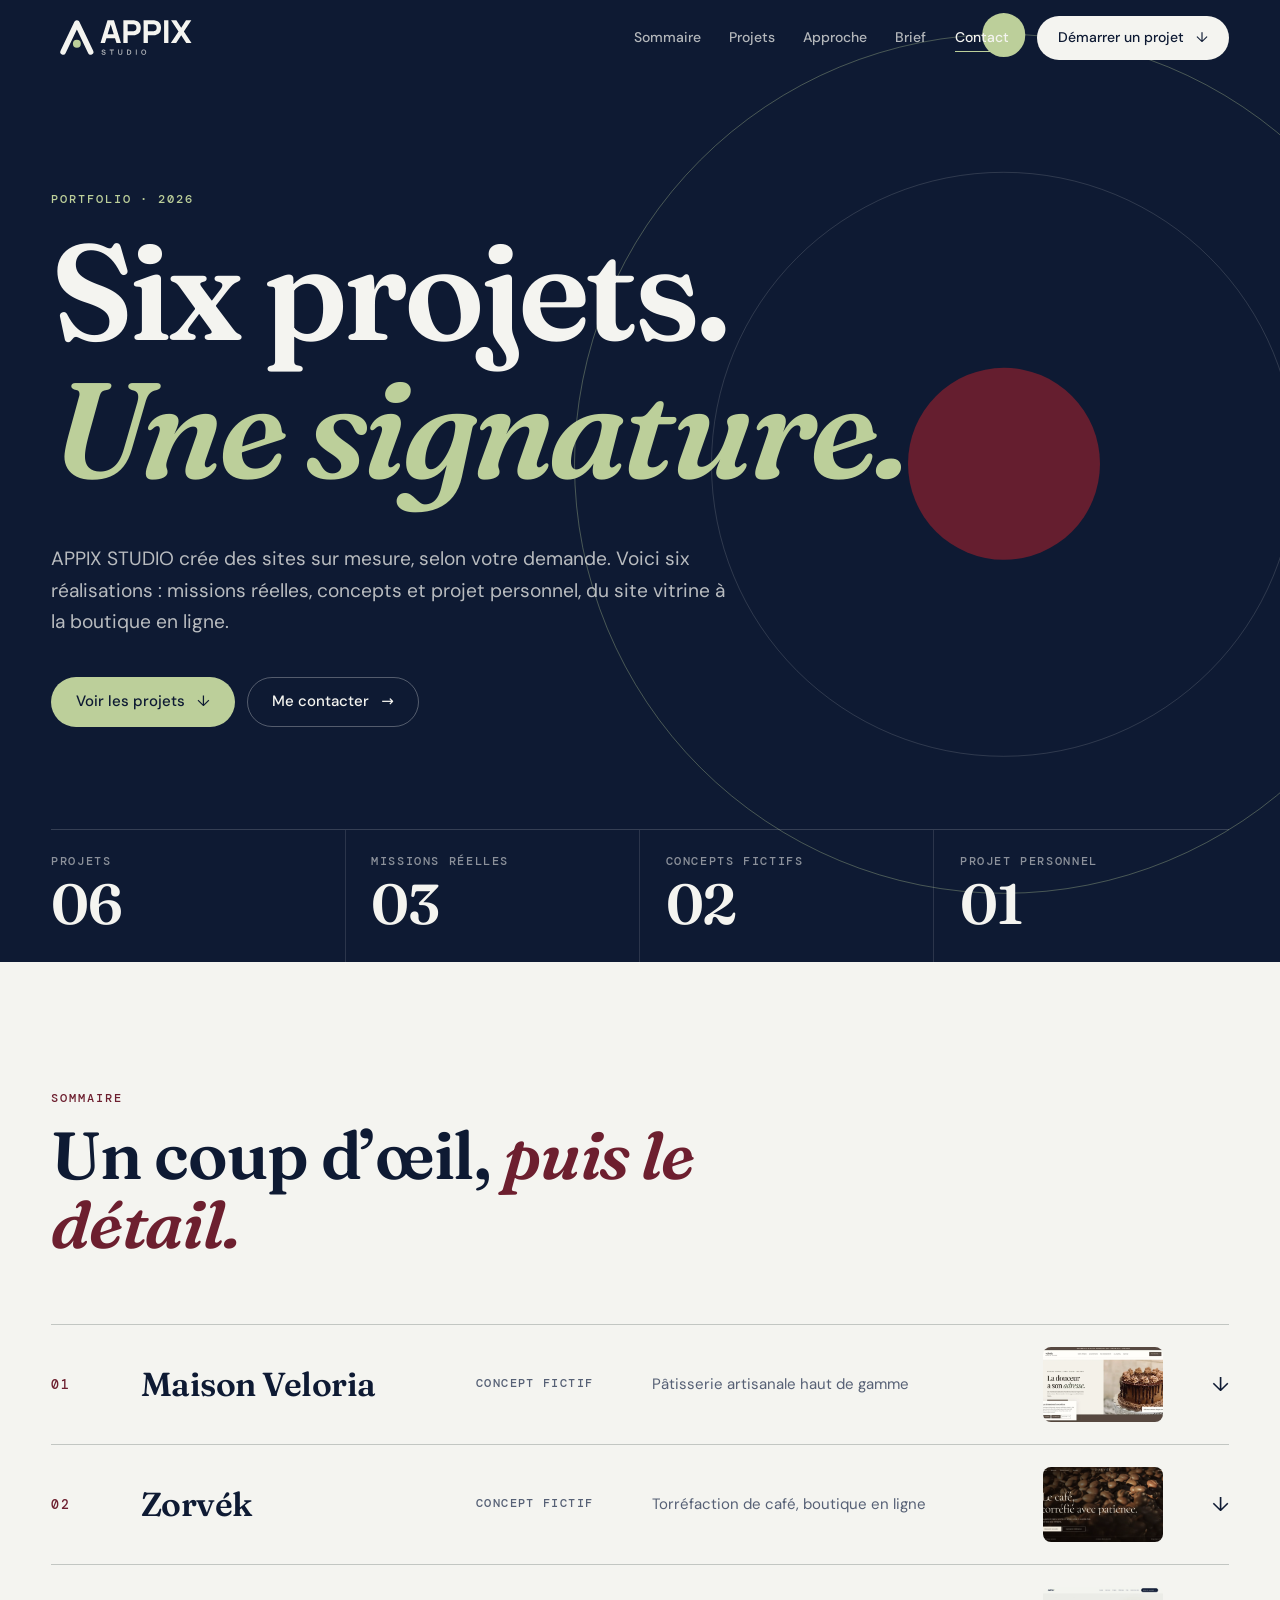
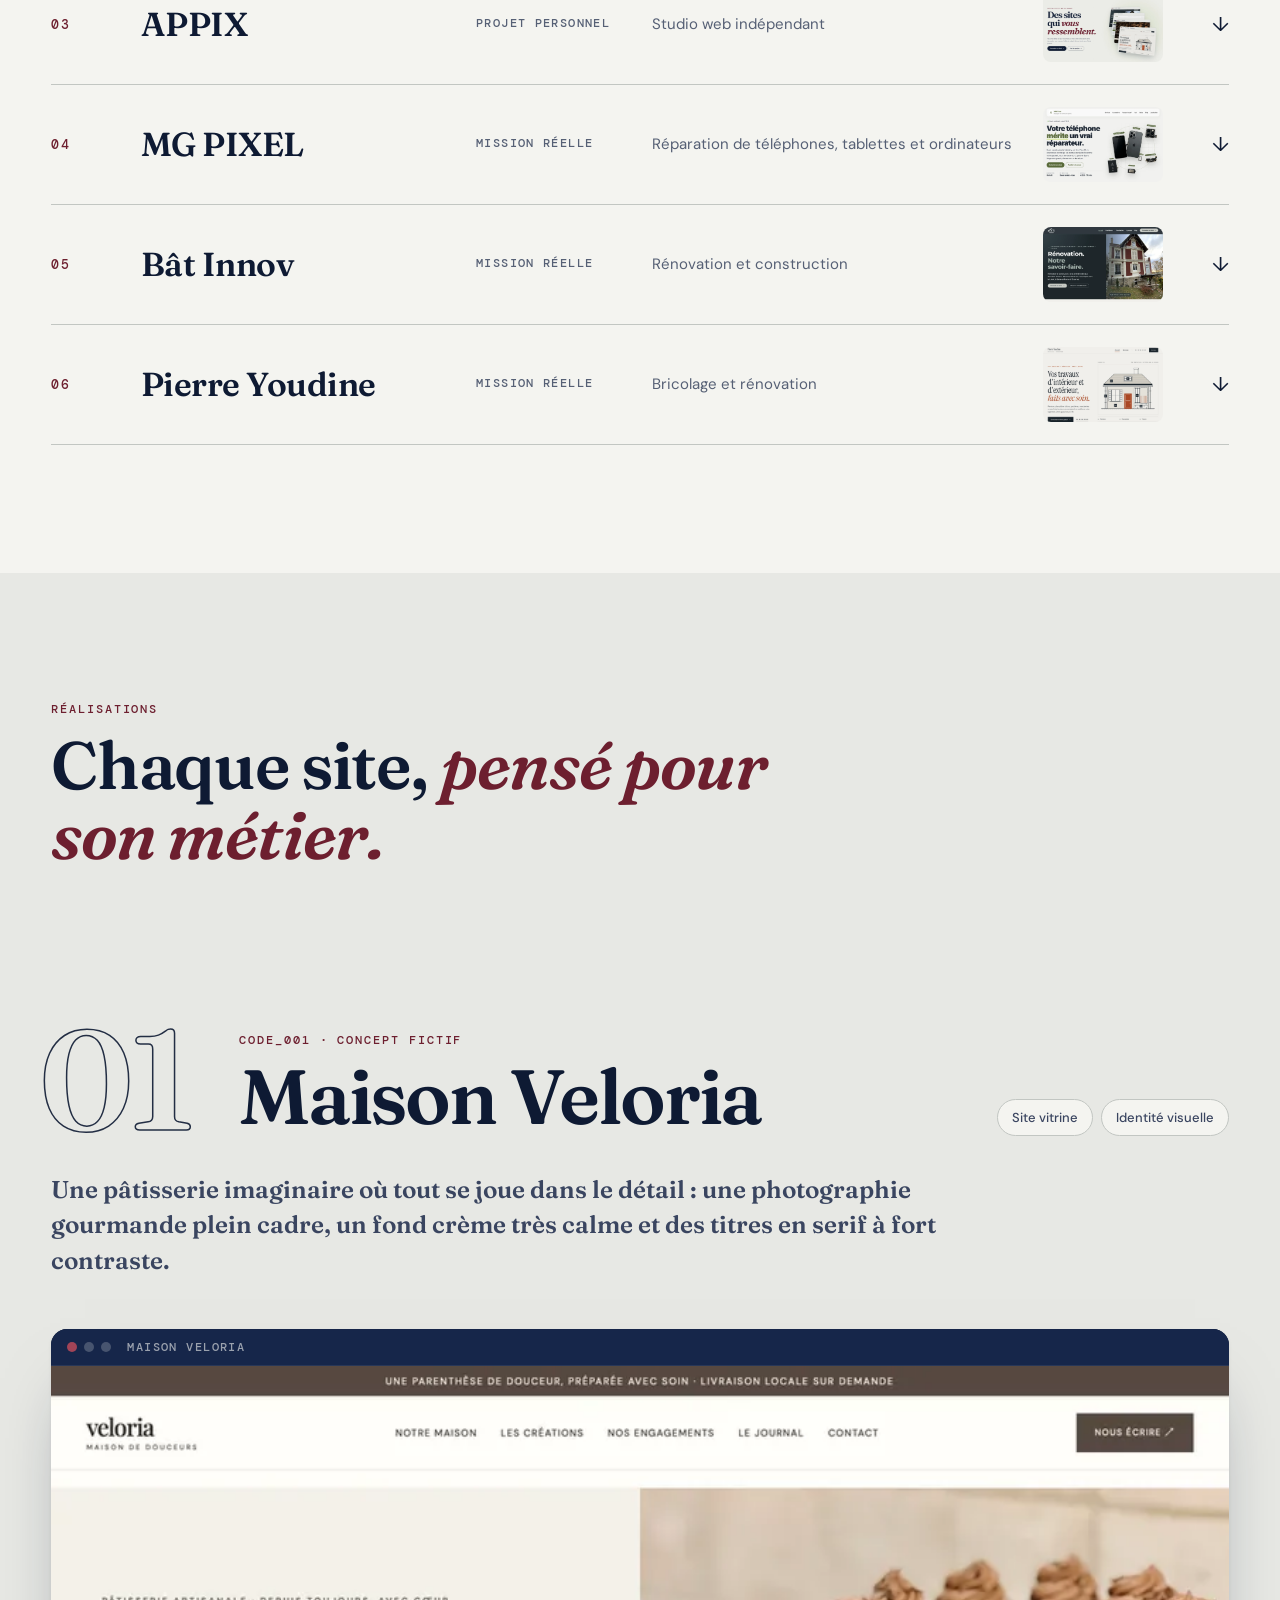
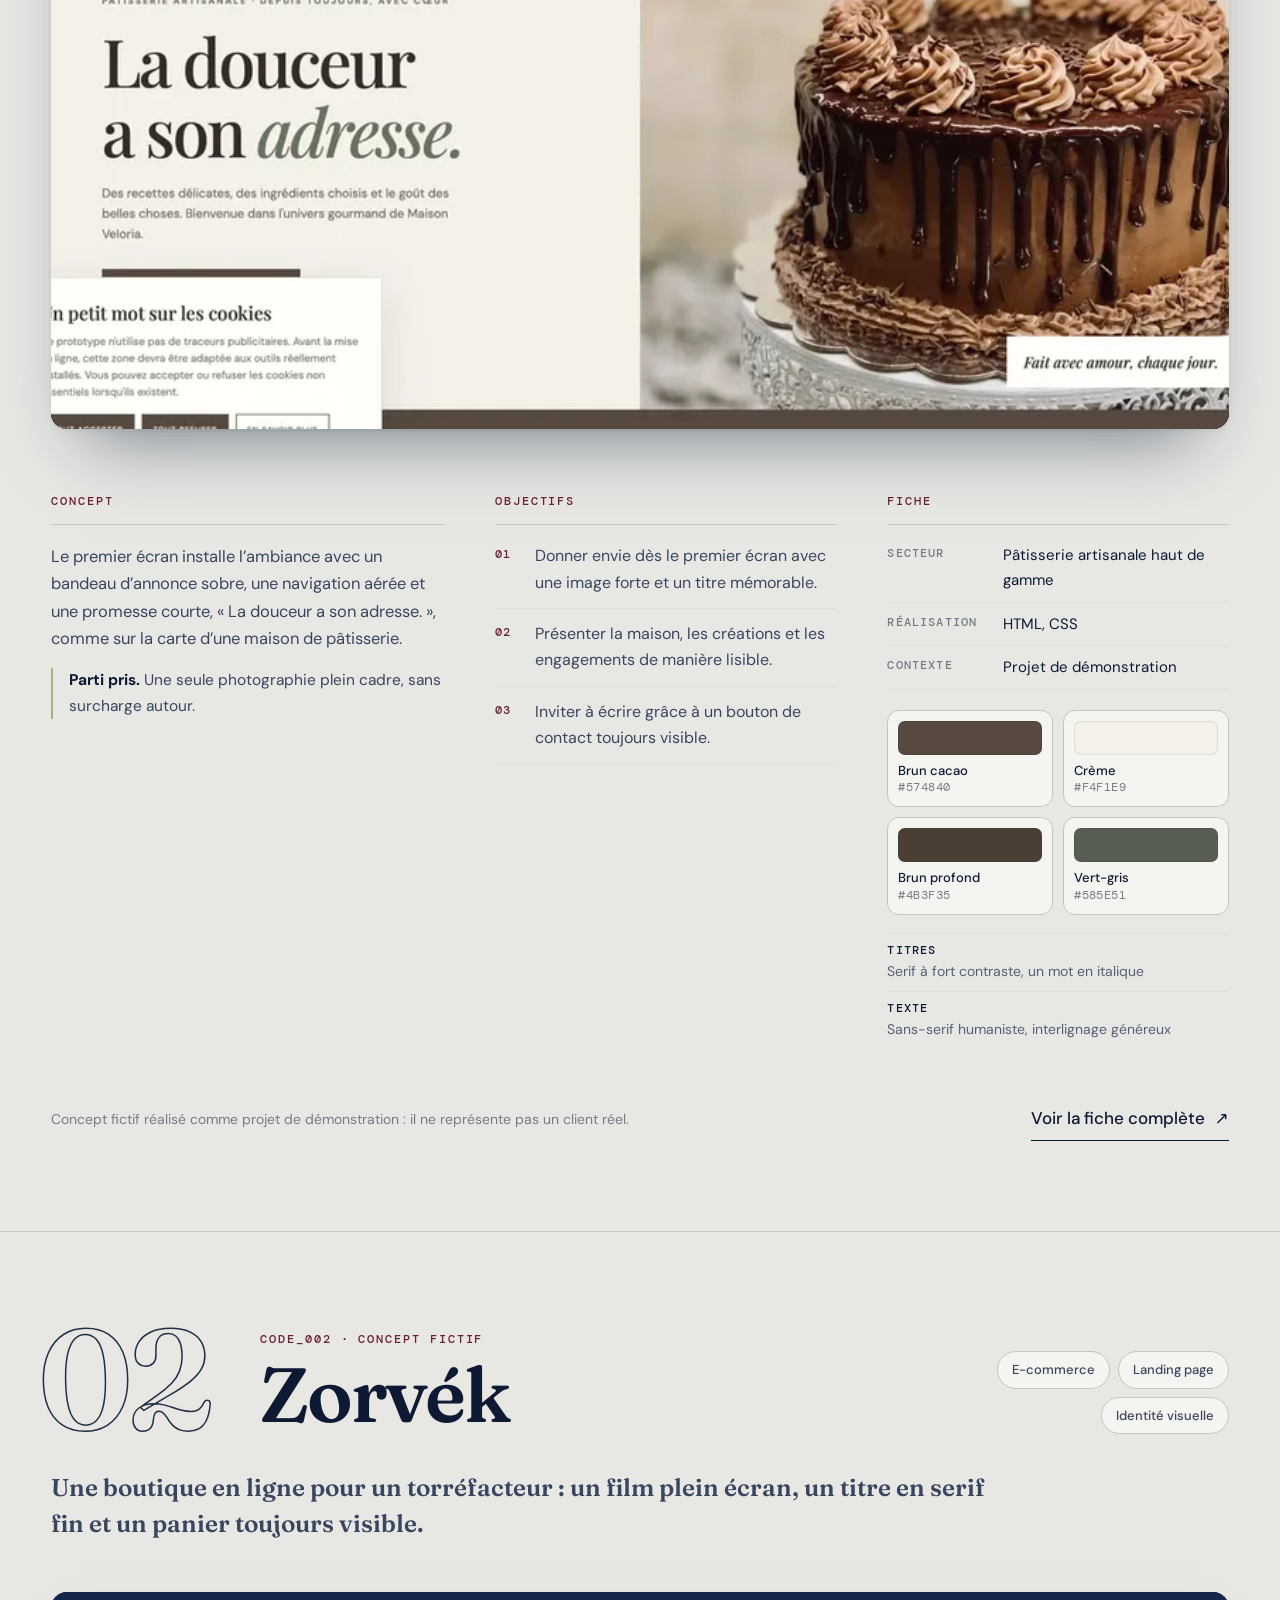
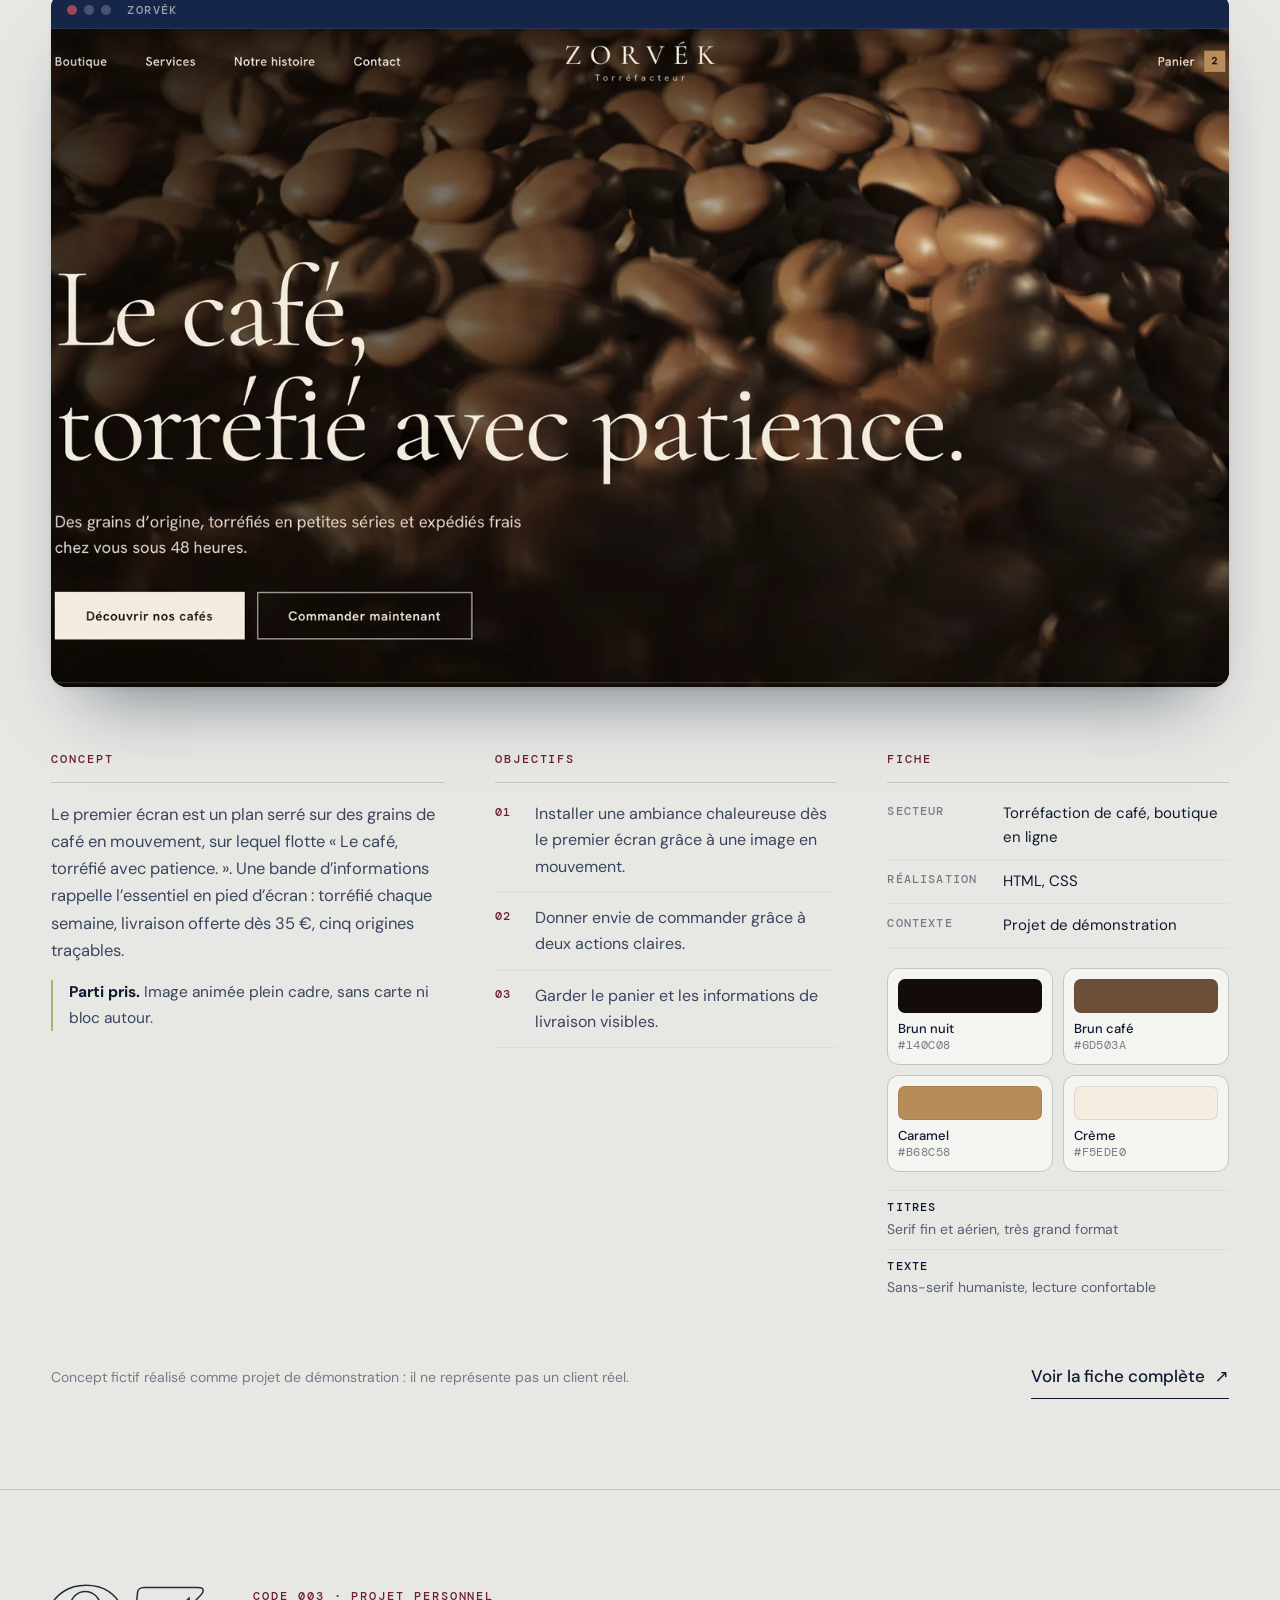
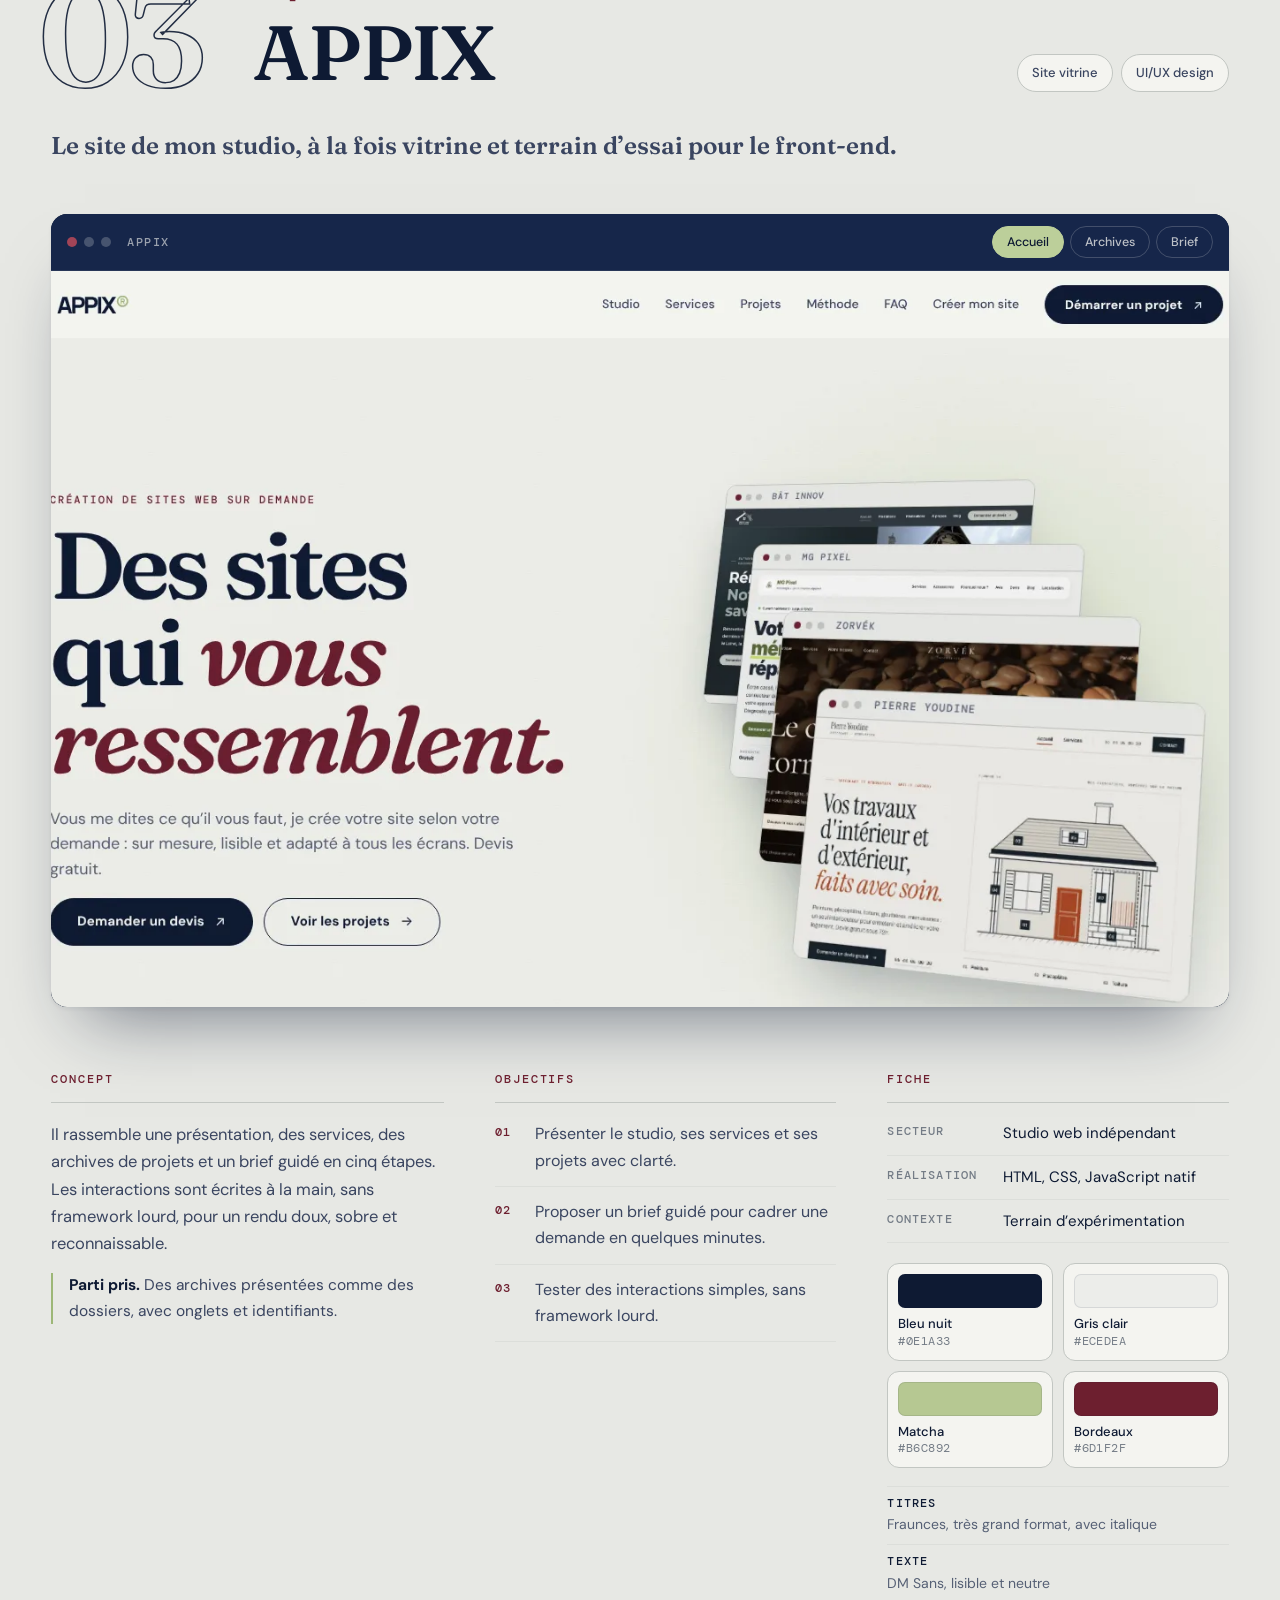
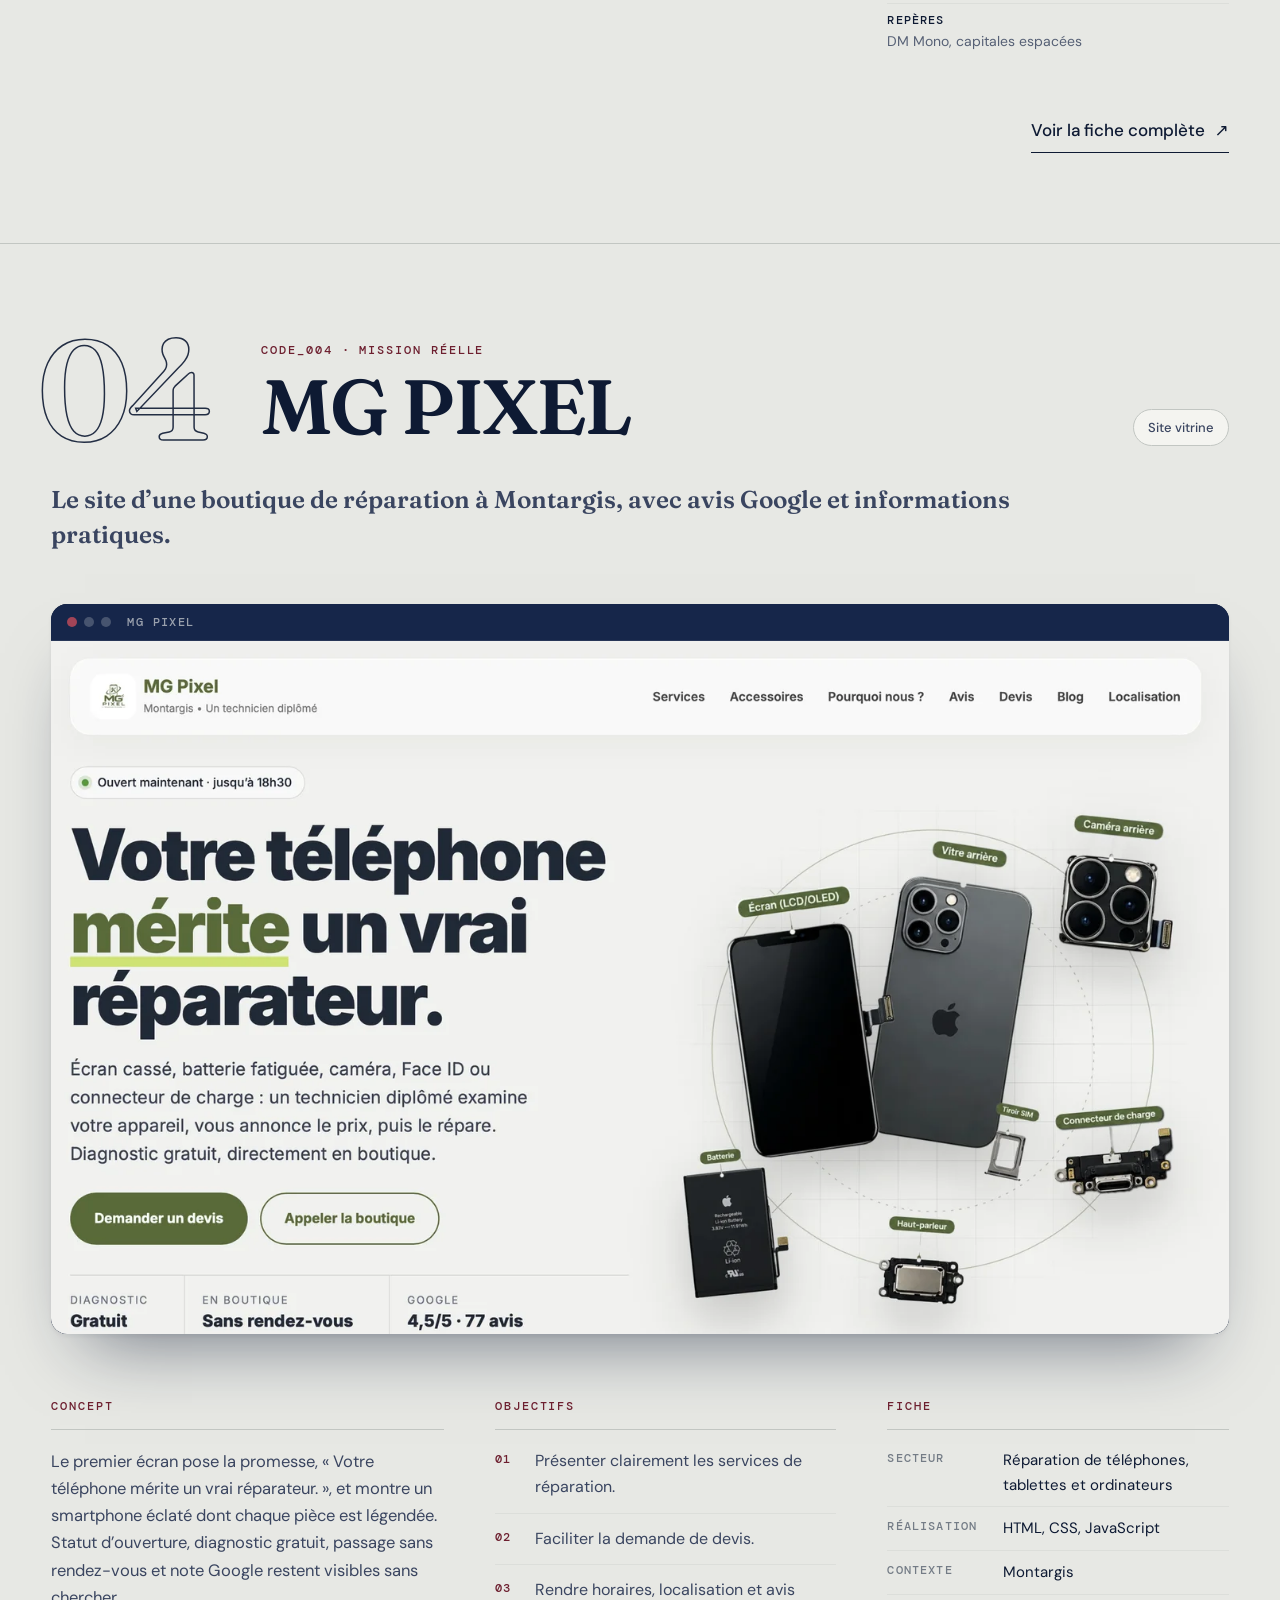
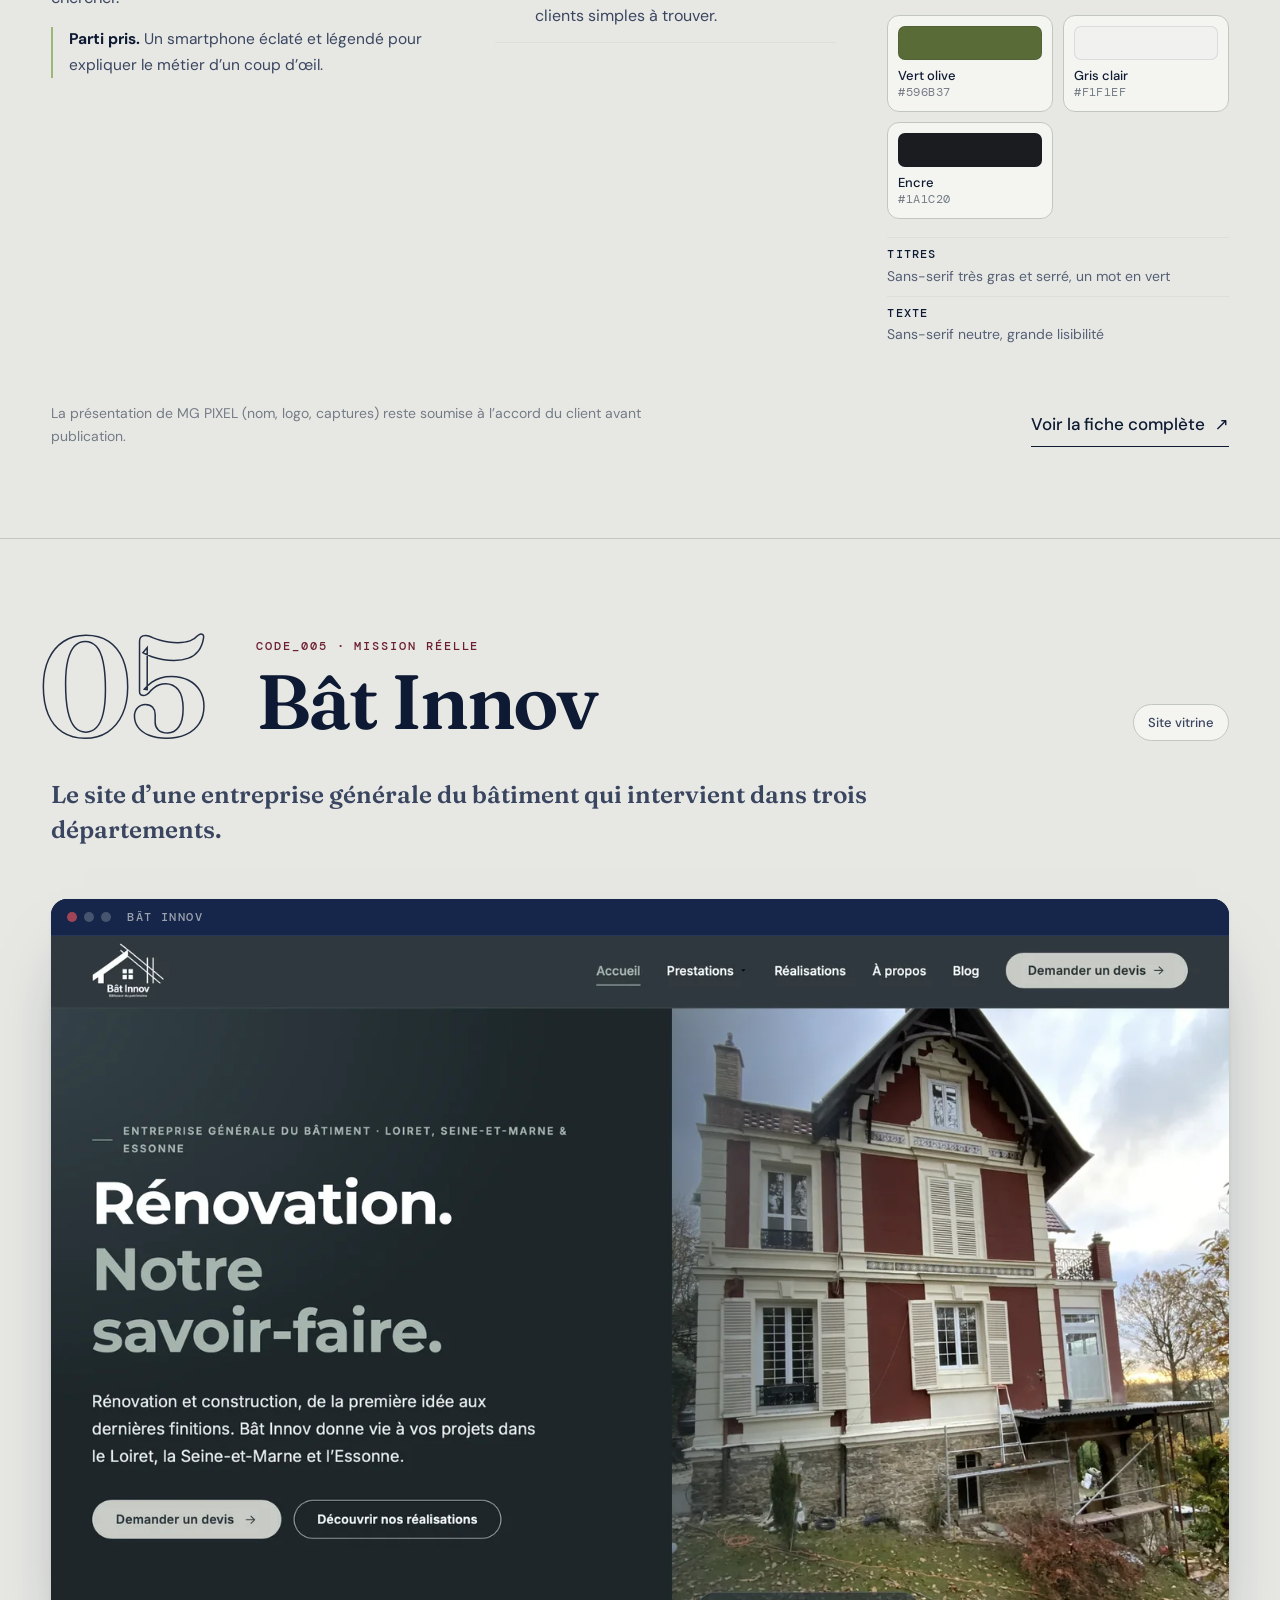
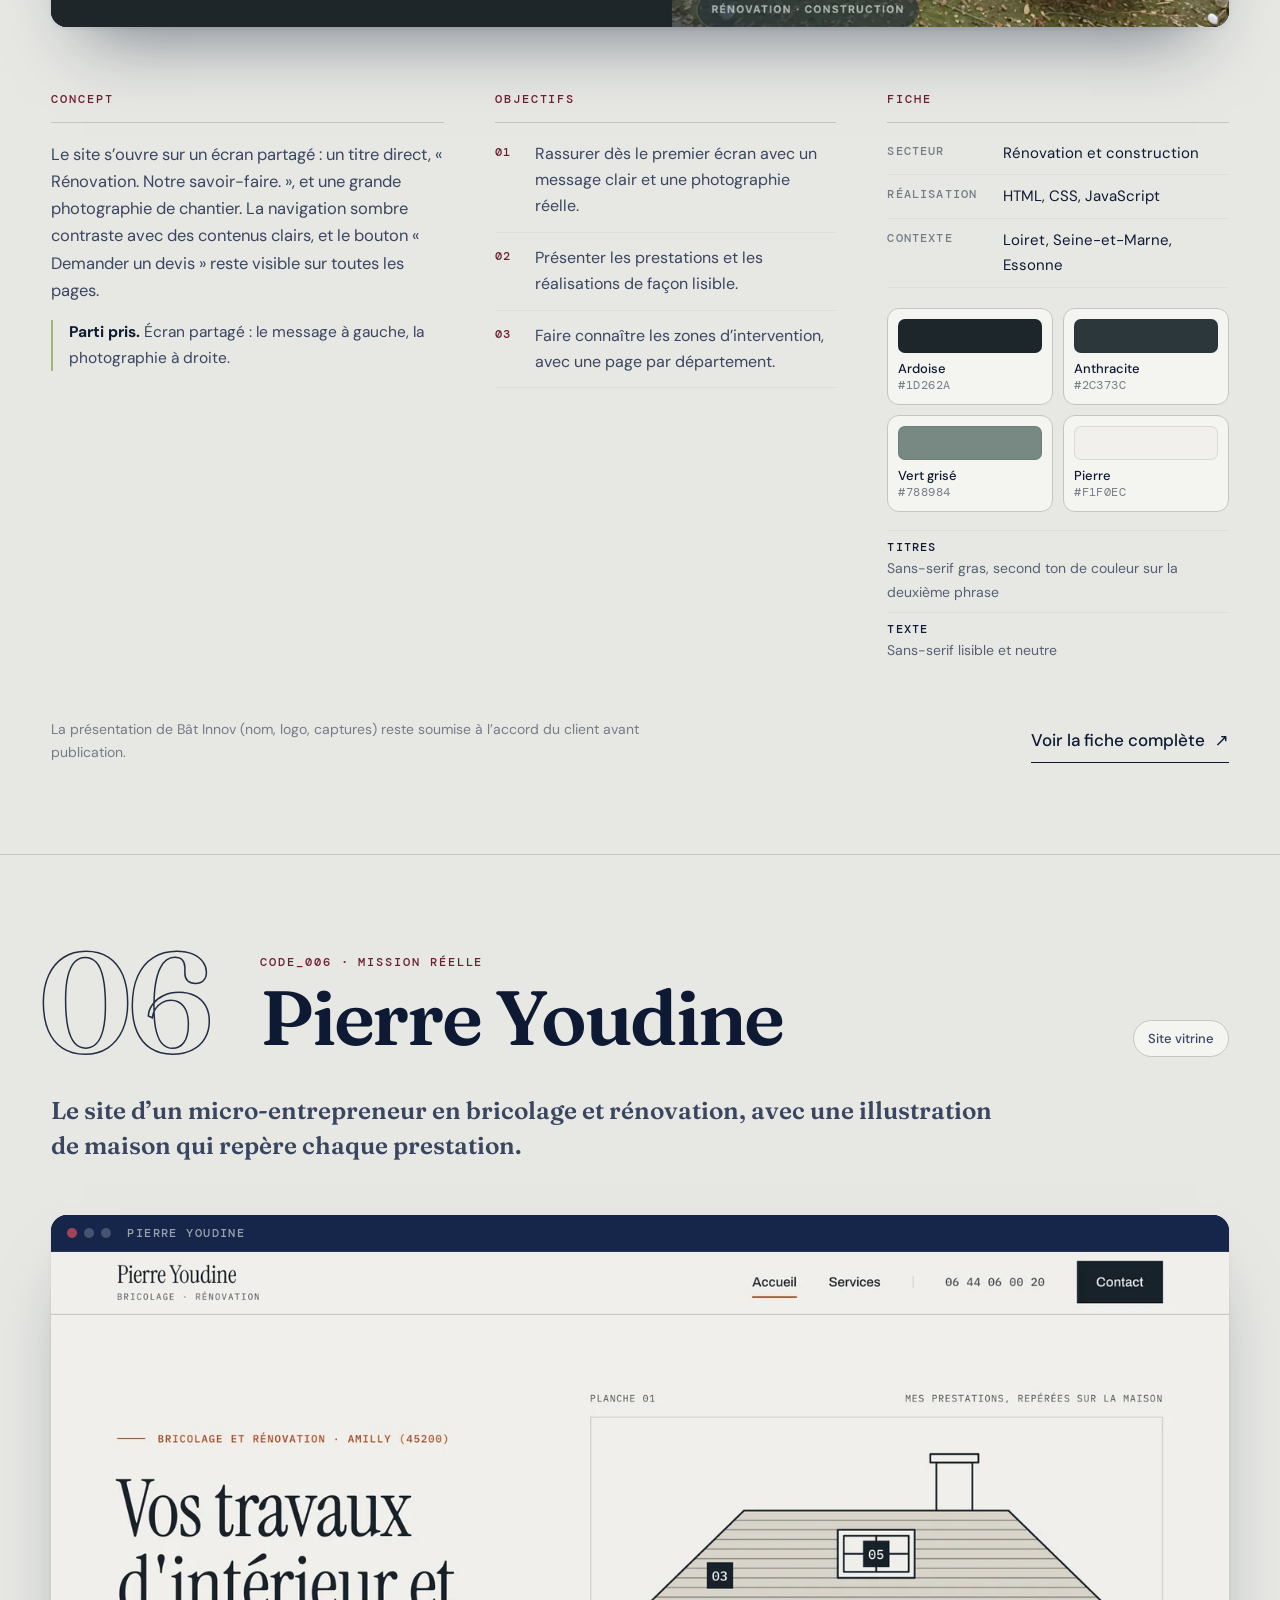
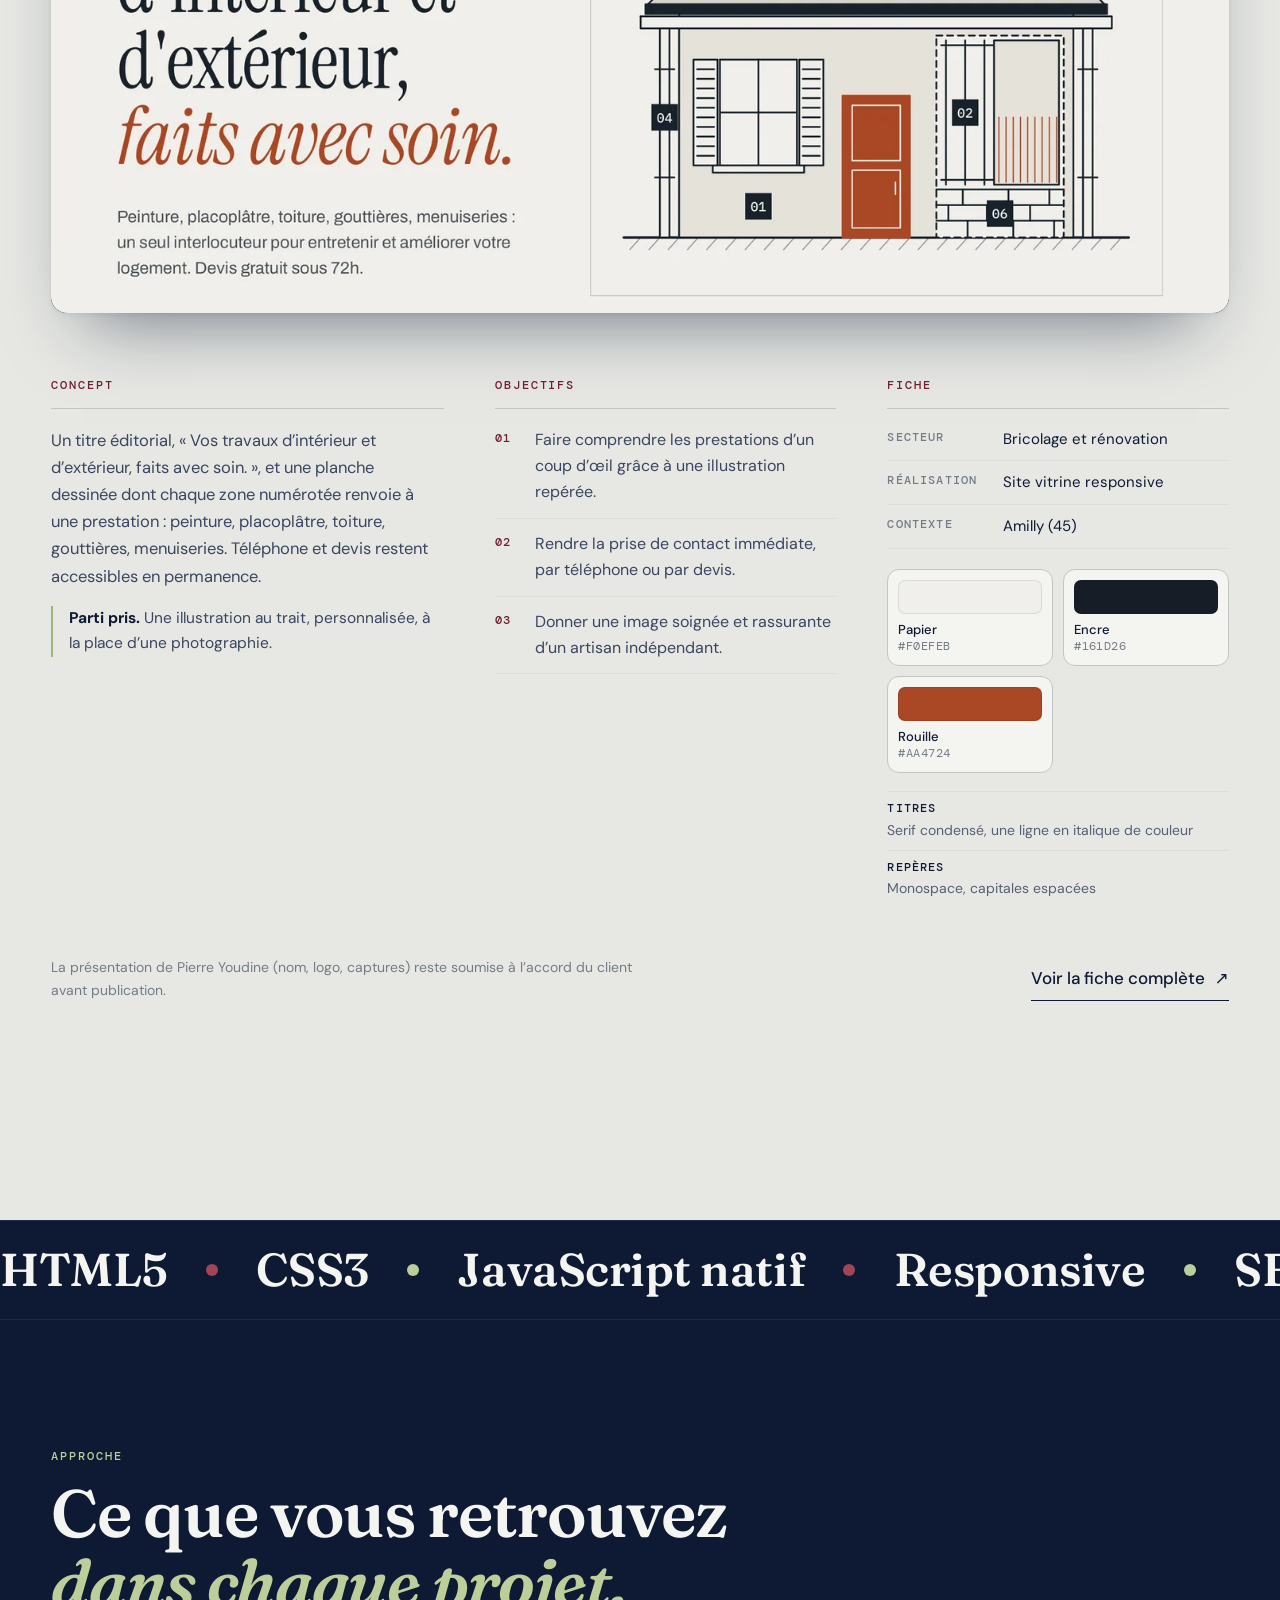
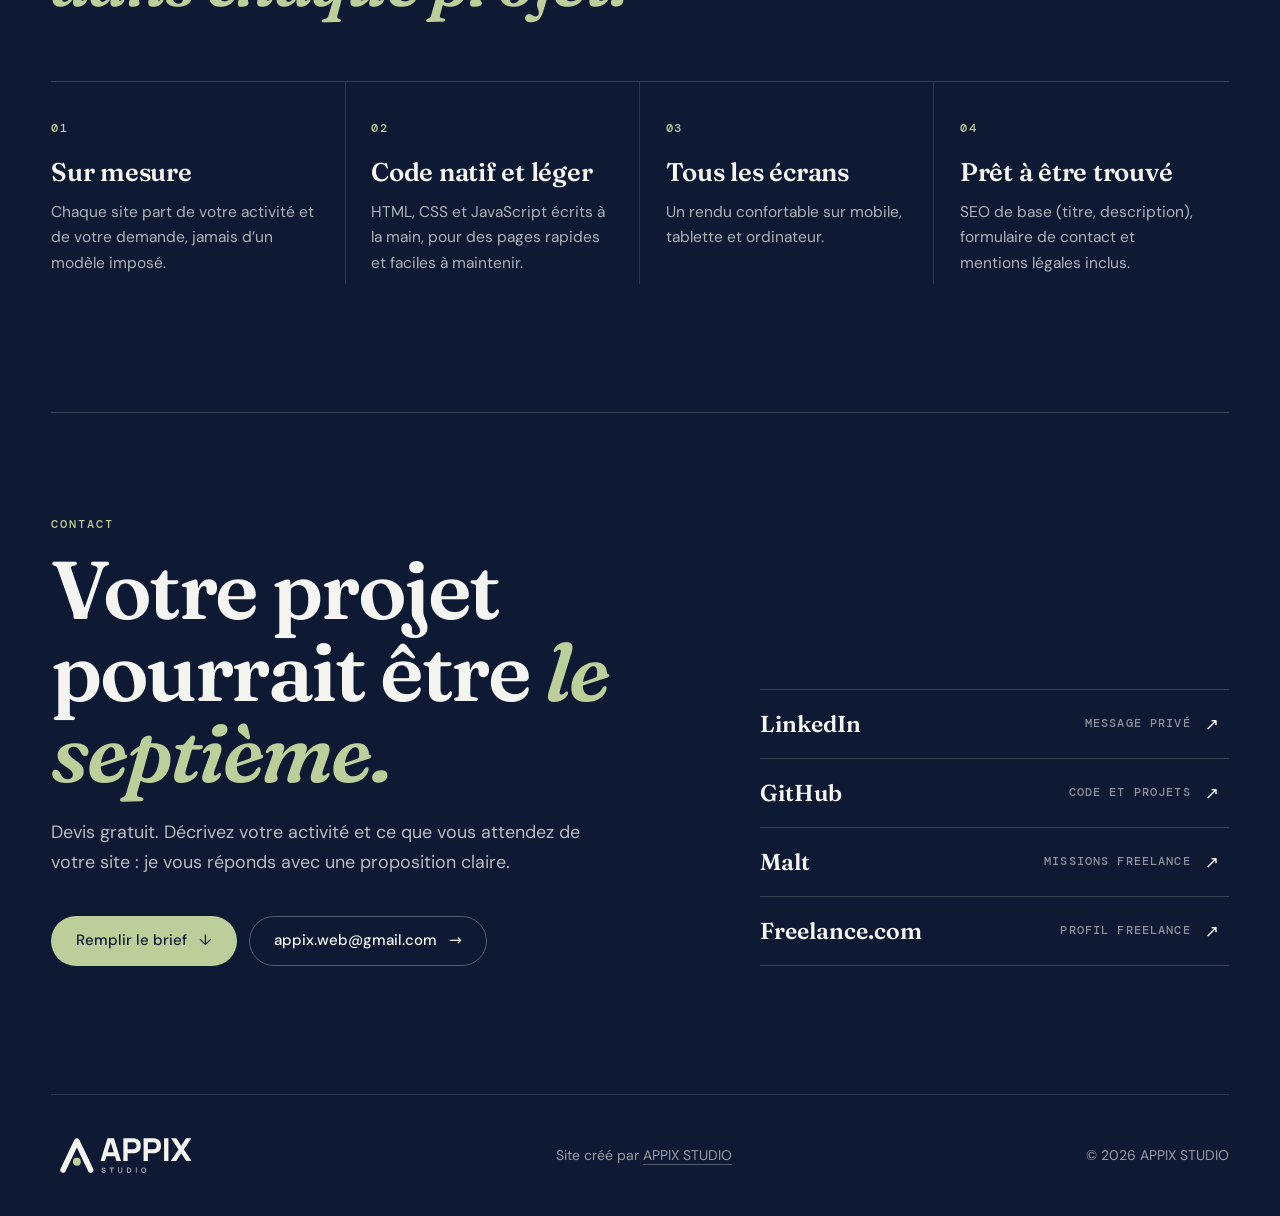
<file: index.html>
<!DOCTYPE html>
<html lang="fr"><head><meta charset="UTF-8"><meta name="viewport" content="width=device-width, initial-scale=1.0"><meta name="theme-color" content="#0E1A33">
<title>Portfolio | APPIX STUDIO</title>
<meta name="description" content="Portfolio d’APPIX STUDIO : six projets de sites web sur mesure, missions réelles, concepts et projet personnel, du site vitrine à la boutique en ligne.">
<link rel="canonical" href="https://appix-studio.github.io/APPIX-portfolio/">
<meta property="og:type" content="website"><meta property="og:site_name" content="APPIX STUDIO"><meta property="og:locale" content="fr_FR"><meta property="og:title" content="Portfolio | APPIX STUDIO"><meta property="og:description" content="Six projets de sites web sur mesure : missions réelles, concepts et projet personnel."><meta property="og:url" content="https://appix-studio.github.io/APPIX-portfolio/"><meta property="og:image" content="https://appix-studio.github.io/APPIX-portfolio/images/og-appix.png"><meta property="og:image:width" content="1200"><meta property="og:image:height" content="630">
<meta name="twitter:card" content="summary_large_image">
<script>document.documentElement.classList.add('js')</script>
<link rel="preload" href="fonts/fraunces-latin-600-normal.woff2" as="font" type="font/woff2" crossorigin>
<link rel="preload" href="fonts/dm-sans-latin-400-normal.woff2" as="font" type="font/woff2" crossorigin>
<link rel="stylesheet" href="fonts.css"><link rel="stylesheet" href="portfolio.css">
<link rel="icon" href="favicon.ico" sizes="48x48"><link rel="icon" type="image/png" sizes="32x32" href="images/favicon-32.png"><link rel="icon" type="image/png" sizes="192x192" href="images/favicon-192.png"><link rel="apple-touch-icon" href="images/apple-touch-icon.png">
</head>
<body>
<a class="skip" href="#projets">Aller aux projets</a>
<div class="progress" aria-hidden="true"></div>
<header class="nav"><div class="wrap nav__in"><a class="logo" href="#haut" aria-label="APPIX STUDIO, haut de page"><img src="images/logo-appix-studio-blanc.svg" alt="APPIX STUDIO" width="150" height="53"></a>
<button class="menu" type="button" aria-expanded="false" aria-controls="nav" aria-label="Ouvrir le menu"><i></i><i></i></button>
<nav class="links" id="nav" aria-label="Navigation principale"><a href="#sommaire">Sommaire</a><a href="#projets">Projets</a><a href="#approche">Approche</a><a href="brief.html">Brief</a><a href="#contact">Contact</a><a class="btn btn--l" href="brief.html"><span>Démarrer un projet</span><b aria-hidden="true">↓</b></a></nav></div></header>
<main>
<section class="hero" id="haut"><div class="hero__orbit" aria-hidden="true"><span class="ring ring--a"></span><span class="ring ring--b"></span><span class="dot dot--m"></span></div>
<div class="wrap hero__in"><p class="eyebrow eyebrow--l rv">Portfolio · 2026</p><h1 class="hero__t" aria-label="Six projets. Une signature."><span class="ln"><span>Six projets.</span></span><span class="ln"><span><em>Une signature.</em></span></span></h1><p class="hero__p rv">APPIX STUDIO crée des sites sur mesure, selon votre demande. Voici six réalisations : missions réelles, concepts et projet personnel, du site vitrine à la boutique en ligne.</p><div class="hero__act rv"><a class="btn btn--m" href="#projets"><span>Voir les projets</span><b aria-hidden="true">↓</b></a><a class="btn btn--g" href="#contact"><span>Me contacter</span><b aria-hidden="true">→</b></a></div></div>
<div class="wrap"><dl class="stats rv"><div><dt>Projets</dt><dd><b data-count="6">06</b></dd></div><div><dt>Missions réelles</dt><dd><b data-count="3">03</b></dd></div><div><dt>Concepts fictifs</dt><dd><b data-count="2">02</b></dd></div><div><dt>Projet personnel</dt><dd><b data-count="1">01</b></dd></div></dl></div></section>

<section class="sec sommaire" id="sommaire" aria-labelledby="s-t"><div class="wrap"><div class="sh"><p class="eyebrow rv">Sommaire</p><h2 class="h2 rv" id="s-t">Un coup d’œil, <em>puis le détail.</em></h2></div><ul class="rows rv"><li><a class="row" href="#veloria"><span class="row__n">01</span><span class="row__t">Maison Veloria</span><span class="row__k">Concept fictif</span><span class="row__s">Pâtisserie artisanale haut de gamme</span><span class="row__i"><img src="images/projets/veloria-accueil.webp" alt="" width="120" height="75" loading="lazy" decoding="async"></span><span class="row__a" aria-hidden="true">↓</span></a></li><li><a class="row" href="#zorvek"><span class="row__n">02</span><span class="row__t">Zorvék</span><span class="row__k">Concept fictif</span><span class="row__s">Torréfaction de café, boutique en ligne</span><span class="row__i"><img src="images/projets/zorvek-accueil.webp" alt="" width="120" height="75" loading="lazy" decoding="async"></span><span class="row__a" aria-hidden="true">↓</span></a></li><li><a class="row" href="#appix"><span class="row__n">03</span><span class="row__t">APPIX</span><span class="row__k">Projet personnel</span><span class="row__s">Studio web indépendant</span><span class="row__i"><img src="images/projets/appix-accueil.webp" alt="" width="120" height="75" loading="lazy" decoding="async"></span><span class="row__a" aria-hidden="true">↓</span></a></li><li><a class="row" href="#mg-pixel"><span class="row__n">04</span><span class="row__t">MG PIXEL</span><span class="row__k">Mission réelle</span><span class="row__s">Réparation de téléphones, tablettes et ordinateurs</span><span class="row__i"><img src="images/projets/mgpixel-accueil.webp" alt="" width="120" height="75" loading="lazy" decoding="async"></span><span class="row__a" aria-hidden="true">↓</span></a></li><li><a class="row" href="#bat-innov"><span class="row__n">05</span><span class="row__t">Bât Innov</span><span class="row__k">Mission réelle</span><span class="row__s">Rénovation et construction</span><span class="row__i"><img src="images/projets/batinnov-accueil.webp" alt="" width="120" height="75" loading="lazy" decoding="async"></span><span class="row__a" aria-hidden="true">↓</span></a></li><li><a class="row" href="#pierre-youdine"><span class="row__n">06</span><span class="row__t">Pierre Youdine</span><span class="row__k">Mission réelle</span><span class="row__s">Bricolage et rénovation</span><span class="row__i"><img src="images/projets/pierreyoudine-accueil.webp" alt="" width="120" height="75" loading="lazy" decoding="async"></span><span class="row__a" aria-hidden="true">↓</span></a></li></ul></div></section>

<section class="sec projets" id="projets" aria-labelledby="p-t"><div class="wrap"><div class="sh"><p class="eyebrow rv">Réalisations</p><h2 class="h2 rv" id="p-t">Chaque site, <em>pensé pour son métier.</em></h2></div></div>
<article class="proj" id="veloria" aria-labelledby="t-veloria">
<div class="wrap proj__head"><span class="proj__n" aria-hidden="true">01</span><div class="proj__id"><p class="eyebrow">CODE_001 · Concept fictif</p><h3 class="proj__t" id="t-veloria">Maison Veloria</h3></div><ul class="tags"><li>Site vitrine</li><li>Identité visuelle</li></ul></div>
<div class="wrap"><p class="proj__lead rv">Une pâtisserie imaginaire où tout se joue dans le détail : une photographie gourmande plein cadre, un fond crème très calme et des titres en serif à fort contraste.</p></div>
<div class="wrap"><figure class="frame rv"><div class="frame__bar"><span class="frame__dots" aria-hidden="true"><i></i><i></i><i></i></span><span class="frame__name">Maison Veloria</span></div><div class="frame__stage" style="--ar:900/507"><img class="frame__img" src="images/projets/veloria-accueil.webp" alt="Page d’accueil du concept Maison Veloria, pâtisserie haut de gamme" width="900" height="507" loading="lazy" decoding="async"></div></figure></div>
<div class="wrap proj__body"><div class="col rv"><h4>Concept</h4><p>Le premier écran installe l’ambiance avec un bandeau d’annonce sobre, une navigation aérée et une promesse courte, « La douceur a son adresse. », comme sur la carte d’une maison de pâtisserie.</p><p class="parti"><b>Parti pris.</b> Une seule photographie plein cadre, sans surcharge autour.</p></div><div class="col rv"><h4>Objectifs</h4><ol class="obj"><li><span>01</span><p>Donner envie dès le premier écran avec une image forte et un titre mémorable.</p></li><li><span>02</span><p>Présenter la maison, les créations et les engagements de manière lisible.</p></li><li><span>03</span><p>Inviter à écrire grâce à un bouton de contact toujours visible.</p></li></ol></div><div class="col rv"><h4>Fiche</h4><dl class="fiche"><div><dt>Secteur</dt><dd>Pâtisserie artisanale haut de gamme</dd></div><div><dt>Réalisation</dt><dd>HTML, CSS</dd></div><div><dt>Contexte</dt><dd>Projet de démonstration</dd></div></dl><ul class="pal"><li style="--c:#574840"><i></i><span>Brun cacao</span><code>#574840</code></li><li style="--c:#F4F1E9"><i></i><span>Crème</span><code>#F4F1E9</code></li><li style="--c:#4B3F35"><i></i><span>Brun profond</span><code>#4B3F35</code></li><li style="--c:#585E51"><i></i><span>Vert-gris</span><code>#585E51</code></li></ul><ul class="typo"><li><b>Titres</b><span>Serif à fort contraste, un mot en italique</span></li><li><b>Texte</b><span>Sans-serif humaniste, interlignage généreux</span></li></ul></div></div>
<div class="wrap proj__foot"><p class="proj__note">Concept fictif réalisé comme projet de démonstration : il ne représente pas un client réel.</p><a class="link" href="https://appixstudio.fr/projet-veloria.html" target="_blank" rel="noopener"><span>Voir la fiche complète</span><b aria-hidden="true">↗</b></a></div>
</article>
<article class="proj" id="zorvek" aria-labelledby="t-zorvek">
<div class="wrap proj__head"><span class="proj__n" aria-hidden="true">02</span><div class="proj__id"><p class="eyebrow">CODE_002 · Concept fictif</p><h3 class="proj__t" id="t-zorvek">Zorvék</h3></div><ul class="tags"><li>E-commerce</li><li>Landing page</li><li>Identité visuelle</li></ul></div>
<div class="wrap"><p class="proj__lead rv">Une boutique en ligne pour un torréfacteur : un film plein écran, un titre en serif fin et un panier toujours visible.</p></div>
<div class="wrap"><figure class="frame rv"><div class="frame__bar"><span class="frame__dots" aria-hidden="true"><i></i><i></i><i></i></span><span class="frame__name">Zorvék</span></div><div class="frame__stage" style="--ar:1600/894"><img class="frame__img" src="images/projets/zorvek-accueil.webp" alt="Page d’accueil du concept Zorvék, boutique en ligne de café" width="1600" height="894" loading="lazy" decoding="async"></div></figure></div>
<div class="wrap proj__body"><div class="col rv"><h4>Concept</h4><p>Le premier écran est un plan serré sur des grains de café en mouvement, sur lequel flotte « Le café, torréfié avec patience. ». Une bande d’informations rappelle l’essentiel en pied d’écran : torréfié chaque semaine, livraison offerte dès 35 €, cinq origines traçables.</p><p class="parti"><b>Parti pris.</b> Image animée plein cadre, sans carte ni bloc autour.</p></div><div class="col rv"><h4>Objectifs</h4><ol class="obj"><li><span>01</span><p>Installer une ambiance chaleureuse dès le premier écran grâce à une image en mouvement.</p></li><li><span>02</span><p>Donner envie de commander grâce à deux actions claires.</p></li><li><span>03</span><p>Garder le panier et les informations de livraison visibles.</p></li></ol></div><div class="col rv"><h4>Fiche</h4><dl class="fiche"><div><dt>Secteur</dt><dd>Torréfaction de café, boutique en ligne</dd></div><div><dt>Réalisation</dt><dd>HTML, CSS</dd></div><div><dt>Contexte</dt><dd>Projet de démonstration</dd></div></dl><ul class="pal"><li style="--c:#140C08"><i></i><span>Brun nuit</span><code>#140C08</code></li><li style="--c:#6D503A"><i></i><span>Brun café</span><code>#6D503A</code></li><li style="--c:#B68C58"><i></i><span>Caramel</span><code>#B68C58</code></li><li style="--c:#F5EDE0"><i></i><span>Crème</span><code>#F5EDE0</code></li></ul><ul class="typo"><li><b>Titres</b><span>Serif fin et aérien, très grand format</span></li><li><b>Texte</b><span>Sans-serif humaniste, lecture confortable</span></li></ul></div></div>
<div class="wrap proj__foot"><p class="proj__note">Concept fictif réalisé comme projet de démonstration : il ne représente pas un client réel.</p><a class="link" href="https://appixstudio.fr/projet-zorvek.html" target="_blank" rel="noopener"><span>Voir la fiche complète</span><b aria-hidden="true">↗</b></a></div>
</article>
<article class="proj" id="appix" aria-labelledby="t-appix">
<div class="wrap proj__head"><span class="proj__n" aria-hidden="true">03</span><div class="proj__id"><p class="eyebrow">CODE_003 · Projet personnel</p><h3 class="proj__t" id="t-appix">APPIX</h3></div><ul class="tags"><li>Site vitrine</li><li>UI/UX design</li></ul></div>
<div class="wrap"><p class="proj__lead rv">Le site de mon studio, à la fois vitrine et terrain d’essai pour le front-end.</p></div>
<div class="wrap"><figure class="frame rv"><div class="frame__bar"><span class="frame__dots" aria-hidden="true"><i></i><i></i><i></i></span><span class="frame__name">APPIX</span><div class="frame__tabs" role="group" aria-label="Captures de APPIX"><button type="button" class="chip" aria-pressed="true" data-src="images/projets/appix-accueil.webp" data-alt="Page d’accueil du site APPIX STUDIO">Accueil</button><button type="button" class="chip" aria-pressed="false" data-src="images/projets/appix-archives.webp" data-alt="Page des archives du site APPIX, filtres et dossiers">Archives</button><button type="button" class="chip" aria-pressed="false" data-src="images/projets/appix-brief.webp" data-alt="Brief guidé en cinq étapes du site APPIX">Brief</button></div></div><div class="frame__stage" style="--ar:1440/900"><img class="frame__img" src="images/projets/appix-accueil.webp" alt="Page d’accueil du site APPIX STUDIO" width="1440" height="900" loading="lazy" decoding="async"></div></figure></div>
<div class="wrap proj__body"><div class="col rv"><h4>Concept</h4><p>Il rassemble une présentation, des services, des archives de projets et un brief guidé en cinq étapes. Les interactions sont écrites à la main, sans framework lourd, pour un rendu doux, sobre et reconnaissable.</p><p class="parti"><b>Parti pris.</b> Des archives présentées comme des dossiers, avec onglets et identifiants.</p></div><div class="col rv"><h4>Objectifs</h4><ol class="obj"><li><span>01</span><p>Présenter le studio, ses services et ses projets avec clarté.</p></li><li><span>02</span><p>Proposer un brief guidé pour cadrer une demande en quelques minutes.</p></li><li><span>03</span><p>Tester des interactions simples, sans framework lourd.</p></li></ol></div><div class="col rv"><h4>Fiche</h4><dl class="fiche"><div><dt>Secteur</dt><dd>Studio web indépendant</dd></div><div><dt>Réalisation</dt><dd>HTML, CSS, JavaScript natif</dd></div><div><dt>Contexte</dt><dd>Terrain d’expérimentation</dd></div></dl><ul class="pal"><li style="--c:#0E1A33"><i></i><span>Bleu nuit</span><code>#0E1A33</code></li><li style="--c:#ECEDEA"><i></i><span>Gris clair</span><code>#ECEDEA</code></li><li style="--c:#B6C892"><i></i><span>Matcha</span><code>#B6C892</code></li><li style="--c:#6D1F2F"><i></i><span>Bordeaux</span><code>#6D1F2F</code></li></ul><ul class="typo"><li><b>Titres</b><span>Fraunces, très grand format, avec italique</span></li><li><b>Texte</b><span>DM Sans, lisible et neutre</span></li><li><b>Repères</b><span>DM Mono, capitales espacées</span></li></ul></div></div>
<div class="wrap proj__foot"><a class="link" href="https://appixstudio.fr/projet-appix.html" target="_blank" rel="noopener"><span>Voir la fiche complète</span><b aria-hidden="true">↗</b></a></div>
</article>
<article class="proj" id="mg-pixel" aria-labelledby="t-mg-pixel">
<div class="wrap proj__head"><span class="proj__n" aria-hidden="true">04</span><div class="proj__id"><p class="eyebrow">CODE_004 · Mission réelle</p><h3 class="proj__t" id="t-mg-pixel">MG PIXEL</h3></div><ul class="tags"><li>Site vitrine</li></ul></div>
<div class="wrap"><p class="proj__lead rv">Le site d’une boutique de réparation à Montargis, avec avis Google et informations pratiques.</p></div>
<div class="wrap"><figure class="frame rv"><div class="frame__bar"><span class="frame__dots" aria-hidden="true"><i></i><i></i><i></i></span><span class="frame__name">MG PIXEL</span></div><div class="frame__stage" style="--ar:1600/942"><img class="frame__img" src="images/projets/mgpixel-accueil.webp" alt="Page d’accueil du site MG Pixel, réparation de téléphones à Montargis" width="1600" height="942" loading="lazy" decoding="async"></div></figure></div>
<div class="wrap proj__body"><div class="col rv"><h4>Concept</h4><p>Le premier écran pose la promesse, « Votre téléphone mérite un vrai réparateur. », et montre un smartphone éclaté dont chaque pièce est légendée. Statut d’ouverture, diagnostic gratuit, passage sans rendez-vous et note Google restent visibles sans chercher.</p><p class="parti"><b>Parti pris.</b> Un smartphone éclaté et légendé pour expliquer le métier d’un coup d’œil.</p></div><div class="col rv"><h4>Objectifs</h4><ol class="obj"><li><span>01</span><p>Présenter clairement les services de réparation.</p></li><li><span>02</span><p>Faciliter la demande de devis.</p></li><li><span>03</span><p>Rendre horaires, localisation et avis clients simples à trouver.</p></li></ol></div><div class="col rv"><h4>Fiche</h4><dl class="fiche"><div><dt>Secteur</dt><dd>Réparation de téléphones, tablettes et ordinateurs</dd></div><div><dt>Réalisation</dt><dd>HTML, CSS, JavaScript</dd></div><div><dt>Contexte</dt><dd>Montargis</dd></div></dl><ul class="pal"><li style="--c:#596B37"><i></i><span>Vert olive</span><code>#596B37</code></li><li style="--c:#F1F1EF"><i></i><span>Gris clair</span><code>#F1F1EF</code></li><li style="--c:#1A1C20"><i></i><span>Encre</span><code>#1A1C20</code></li></ul><ul class="typo"><li><b>Titres</b><span>Sans-serif très gras et serré, un mot en vert</span></li><li><b>Texte</b><span>Sans-serif neutre, grande lisibilité</span></li></ul></div></div>
<div class="wrap proj__foot"><p class="proj__note">La présentation de MG PIXEL (nom, logo, captures) reste soumise à l’accord du client avant publication.</p><a class="link" href="https://appixstudio.fr/projet-mg-pixel.html" target="_blank" rel="noopener"><span>Voir la fiche complète</span><b aria-hidden="true">↗</b></a></div>
</article>
<article class="proj" id="bat-innov" aria-labelledby="t-bat-innov">
<div class="wrap proj__head"><span class="proj__n" aria-hidden="true">05</span><div class="proj__id"><p class="eyebrow">CODE_005 · Mission réelle</p><h3 class="proj__t" id="t-bat-innov">Bât Innov</h3></div><ul class="tags"><li>Site vitrine</li></ul></div>
<div class="wrap"><p class="proj__lead rv">Le site d’une entreprise générale du bâtiment qui intervient dans trois départements.</p></div>
<div class="wrap"><figure class="frame rv"><div class="frame__bar"><span class="frame__dots" aria-hidden="true"><i></i><i></i><i></i></span><span class="frame__name">Bât Innov</span></div><div class="frame__stage" style="--ar:1600/939"><img class="frame__img" src="images/projets/batinnov-accueil.webp" alt="Page d’accueil du site Bât Innov, entreprise de rénovation" width="1600" height="939" loading="lazy" decoding="async"></div></figure></div>
<div class="wrap proj__body"><div class="col rv"><h4>Concept</h4><p>Le site s’ouvre sur un écran partagé : un titre direct, « Rénovation. Notre savoir-faire. », et une grande photographie de chantier. La navigation sombre contraste avec des contenus clairs, et le bouton « Demander un devis » reste visible sur toutes les pages.</p><p class="parti"><b>Parti pris.</b> Écran partagé : le message à gauche, la photographie à droite.</p></div><div class="col rv"><h4>Objectifs</h4><ol class="obj"><li><span>01</span><p>Rassurer dès le premier écran avec un message clair et une photographie réelle.</p></li><li><span>02</span><p>Présenter les prestations et les réalisations de façon lisible.</p></li><li><span>03</span><p>Faire connaître les zones d’intervention, avec une page par département.</p></li></ol></div><div class="col rv"><h4>Fiche</h4><dl class="fiche"><div><dt>Secteur</dt><dd>Rénovation et construction</dd></div><div><dt>Réalisation</dt><dd>HTML, CSS, JavaScript</dd></div><div><dt>Contexte</dt><dd>Loiret, Seine-et-Marne, Essonne</dd></div></dl><ul class="pal"><li style="--c:#1D262A"><i></i><span>Ardoise</span><code>#1D262A</code></li><li style="--c:#2C373C"><i></i><span>Anthracite</span><code>#2C373C</code></li><li style="--c:#788984"><i></i><span>Vert grisé</span><code>#788984</code></li><li style="--c:#F1F0EC"><i></i><span>Pierre</span><code>#F1F0EC</code></li></ul><ul class="typo"><li><b>Titres</b><span>Sans-serif gras, second ton de couleur sur la deuxième phrase</span></li><li><b>Texte</b><span>Sans-serif lisible et neutre</span></li></ul></div></div>
<div class="wrap proj__foot"><p class="proj__note">La présentation de Bât Innov (nom, logo, captures) reste soumise à l’accord du client avant publication.</p><a class="link" href="https://appixstudio.fr/projet-bat-innov.html" target="_blank" rel="noopener"><span>Voir la fiche complète</span><b aria-hidden="true">↗</b></a></div>
</article>
<article class="proj" id="pierre-youdine" aria-labelledby="t-pierre-youdine">
<div class="wrap proj__head"><span class="proj__n" aria-hidden="true">06</span><div class="proj__id"><p class="eyebrow">CODE_006 · Mission réelle</p><h3 class="proj__t" id="t-pierre-youdine">Pierre Youdine</h3></div><ul class="tags"><li>Site vitrine</li></ul></div>
<div class="wrap"><p class="proj__lead rv">Le site d’un micro-entrepreneur en bricolage et rénovation, avec une illustration de maison qui repère chaque prestation.</p></div>
<div class="wrap"><figure class="frame rv"><div class="frame__bar"><span class="frame__dots" aria-hidden="true"><i></i><i></i><i></i></span><span class="frame__name">Pierre Youdine</span></div><div class="frame__stage" style="--ar:1600/898"><img class="frame__img" src="images/projets/pierreyoudine-accueil.webp" alt="Page d’accueil du site de Pierre Youdine, bricolage et rénovation" width="1600" height="898" loading="lazy" decoding="async"></div></figure></div>
<div class="wrap proj__body"><div class="col rv"><h4>Concept</h4><p>Un titre éditorial, « Vos travaux d’intérieur et d’extérieur, faits avec soin. », et une planche dessinée dont chaque zone numérotée renvoie à une prestation : peinture, placoplâtre, toiture, gouttières, menuiseries. Téléphone et devis restent accessibles en permanence.</p><p class="parti"><b>Parti pris.</b> Une illustration au trait, personnalisée, à la place d’une photographie.</p></div><div class="col rv"><h4>Objectifs</h4><ol class="obj"><li><span>01</span><p>Faire comprendre les prestations d’un coup d’œil grâce à une illustration repérée.</p></li><li><span>02</span><p>Rendre la prise de contact immédiate, par téléphone ou par devis.</p></li><li><span>03</span><p>Donner une image soignée et rassurante d’un artisan indépendant.</p></li></ol></div><div class="col rv"><h4>Fiche</h4><dl class="fiche"><div><dt>Secteur</dt><dd>Bricolage et rénovation</dd></div><div><dt>Réalisation</dt><dd>Site vitrine responsive</dd></div><div><dt>Contexte</dt><dd>Amilly (45)</dd></div></dl><ul class="pal"><li style="--c:#F0EFEB"><i></i><span>Papier</span><code>#F0EFEB</code></li><li style="--c:#161D26"><i></i><span>Encre</span><code>#161D26</code></li><li style="--c:#AA4724"><i></i><span>Rouille</span><code>#AA4724</code></li></ul><ul class="typo"><li><b>Titres</b><span>Serif condensé, une ligne en italique de couleur</span></li><li><b>Repères</b><span>Monospace, capitales espacées</span></li></ul></div></div>
<div class="wrap proj__foot"><p class="proj__note">La présentation de Pierre Youdine (nom, logo, captures) reste soumise à l’accord du client avant publication.</p><a class="link" href="https://appixstudio.fr/projet-pierre-youdine.html" target="_blank" rel="noopener"><span>Voir la fiche complète</span><b aria-hidden="true">↗</b></a></div>
</article>
</section>

<div class="marq" aria-hidden="true"><div class="marq__t"><span>HTML5</span><i></i><span>CSS3</span><i></i><span>JavaScript natif</span><i></i><span>Responsive</span><i></i><span>SEO de base</span><i></i><span>Accessibilité</span><i></i><span>HTML5</span><i></i><span>CSS3</span><i></i><span>JavaScript natif</span><i></i><span>Responsive</span><i></i><span>SEO de base</span><i></i><span>Accessibilité</span><i></i></div></div>

<section class="sec approche" id="approche" aria-labelledby="a-t"><div class="wrap"><div class="sh"><p class="eyebrow eyebrow--l rv">Approche</p><h2 class="h2 h2--l rv" id="a-t">Ce que vous retrouvez <em>dans chaque projet.</em></h2></div>
<ol class="pts"><li class="rv"><span>01</span><h3>Sur mesure</h3><p>Chaque site part de votre activité et de votre demande, jamais d’un modèle imposé.</p></li><li class="rv"><span>02</span><h3>Code natif et léger</h3><p>HTML, CSS et JavaScript écrits à la main, pour des pages rapides et faciles à maintenir.</p></li><li class="rv"><span>03</span><h3>Tous les écrans</h3><p>Un rendu confortable sur mobile, tablette et ordinateur.</p></li><li class="rv"><span>04</span><h3>Prêt à être trouvé</h3><p>SEO de base (titre, description), formulaire de contact et mentions légales inclus.</p></li></ol></div></section>

<section class="sec contact" id="contact" aria-labelledby="c-t"><div class="wrap"><div class="contact__in"><div><p class="eyebrow eyebrow--l rv">Contact</p><h2 class="contact__t rv" id="c-t">Votre projet pourrait être <em>le septième.</em></h2><p class="contact__p rv">Devis gratuit. Décrivez votre activité et ce que vous attendez de votre site : je vous réponds avec une proposition claire.</p><div class="hero__act rv"><a class="btn btn--m" href="brief.html"><span>Remplir le brief</span><b aria-hidden="true">↓</b></a><a class="btn btn--g" href="mailto:appix.web@gmail.com?subject=Projet%20%E2%80%94%20APPIX%20STUDIO"><span>appix.web@gmail.com</span><b aria-hidden="true">→</b></a></div></div>
<ul class="profils rv" aria-label="Mes profils"><li><a href="https://www.linkedin.com/in/zumra-gokhan/" target="_blank" rel="noopener"><span>LinkedIn</span><em>Message privé</em><b aria-hidden="true">↗</b></a></li><li><a href="https://github.com/yalumappix" target="_blank" rel="noopener"><span>GitHub</span><em>Code et projets</em><b aria-hidden="true">↗</b></a></li><li><a href="https://www.malt.fr/profile/zumragokhan" target="_blank" rel="noopener"><span>Malt</span><em>Missions freelance</em><b aria-hidden="true">↗</b></a></li><li><a href="https://plateforme.freelance.com/freelance/yalum-dfac7b07-d2e4-4a4f-9767-369765b27ba0" target="_blank" rel="noopener"><span>Freelance.com</span><em>Profil freelance</em><b aria-hidden="true">↗</b></a></li></ul></div></div></section>
</main>
<footer class="foot"><div class="wrap foot__in"><a class="logo" href="#haut" aria-label="APPIX STUDIO, haut de page"><img src="images/logo-appix-studio-blanc.svg" alt="APPIX STUDIO" width="130" height="46"></a><p>Site créé par <a href="https://appixstudio.fr" target="_blank" rel="noopener">APPIX STUDIO</a></p><p>© <span id="year">2026</span> APPIX STUDIO</p></div></footer>
<script src="vendor/gsap.min.js"></script><script src="vendor/ScrollTrigger.min.js"></script><script src="vendor/lenis.min.js"></script><script src="portfolio.js"></script>
</body></html>
</file>
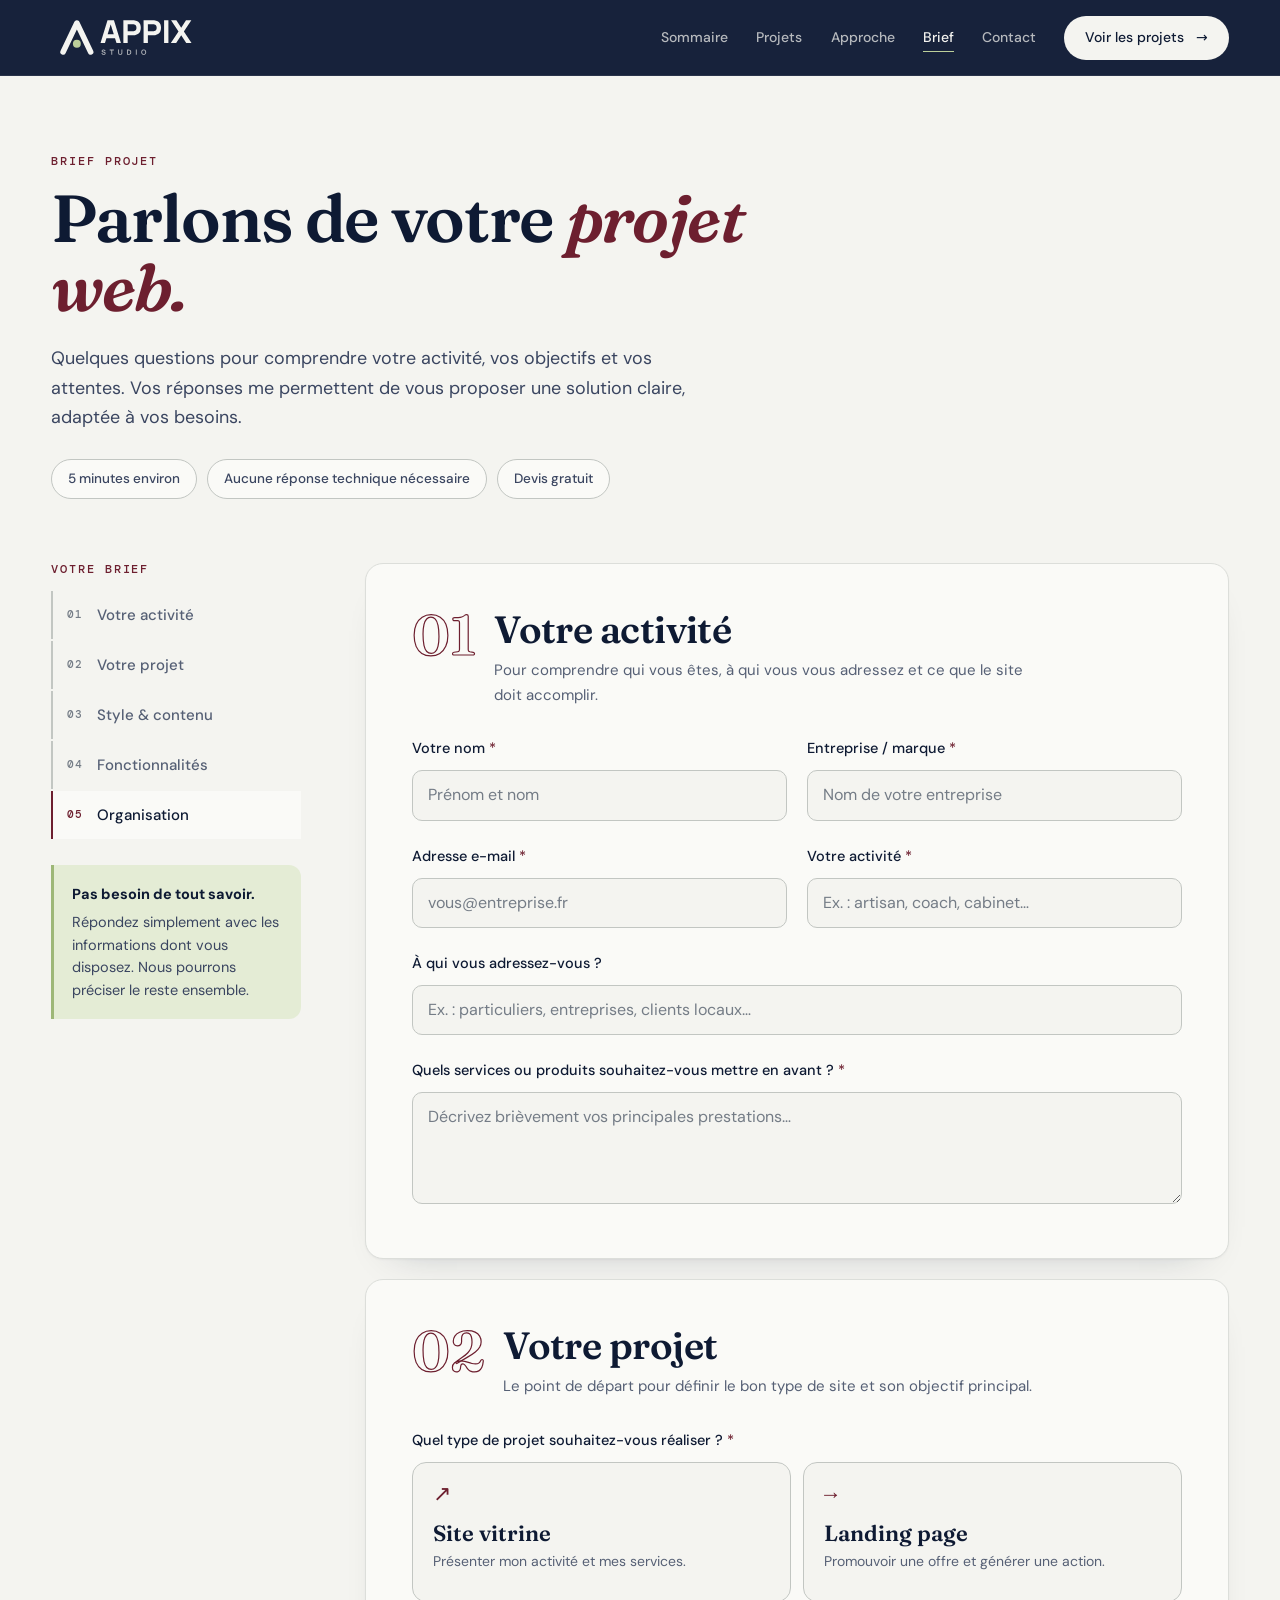
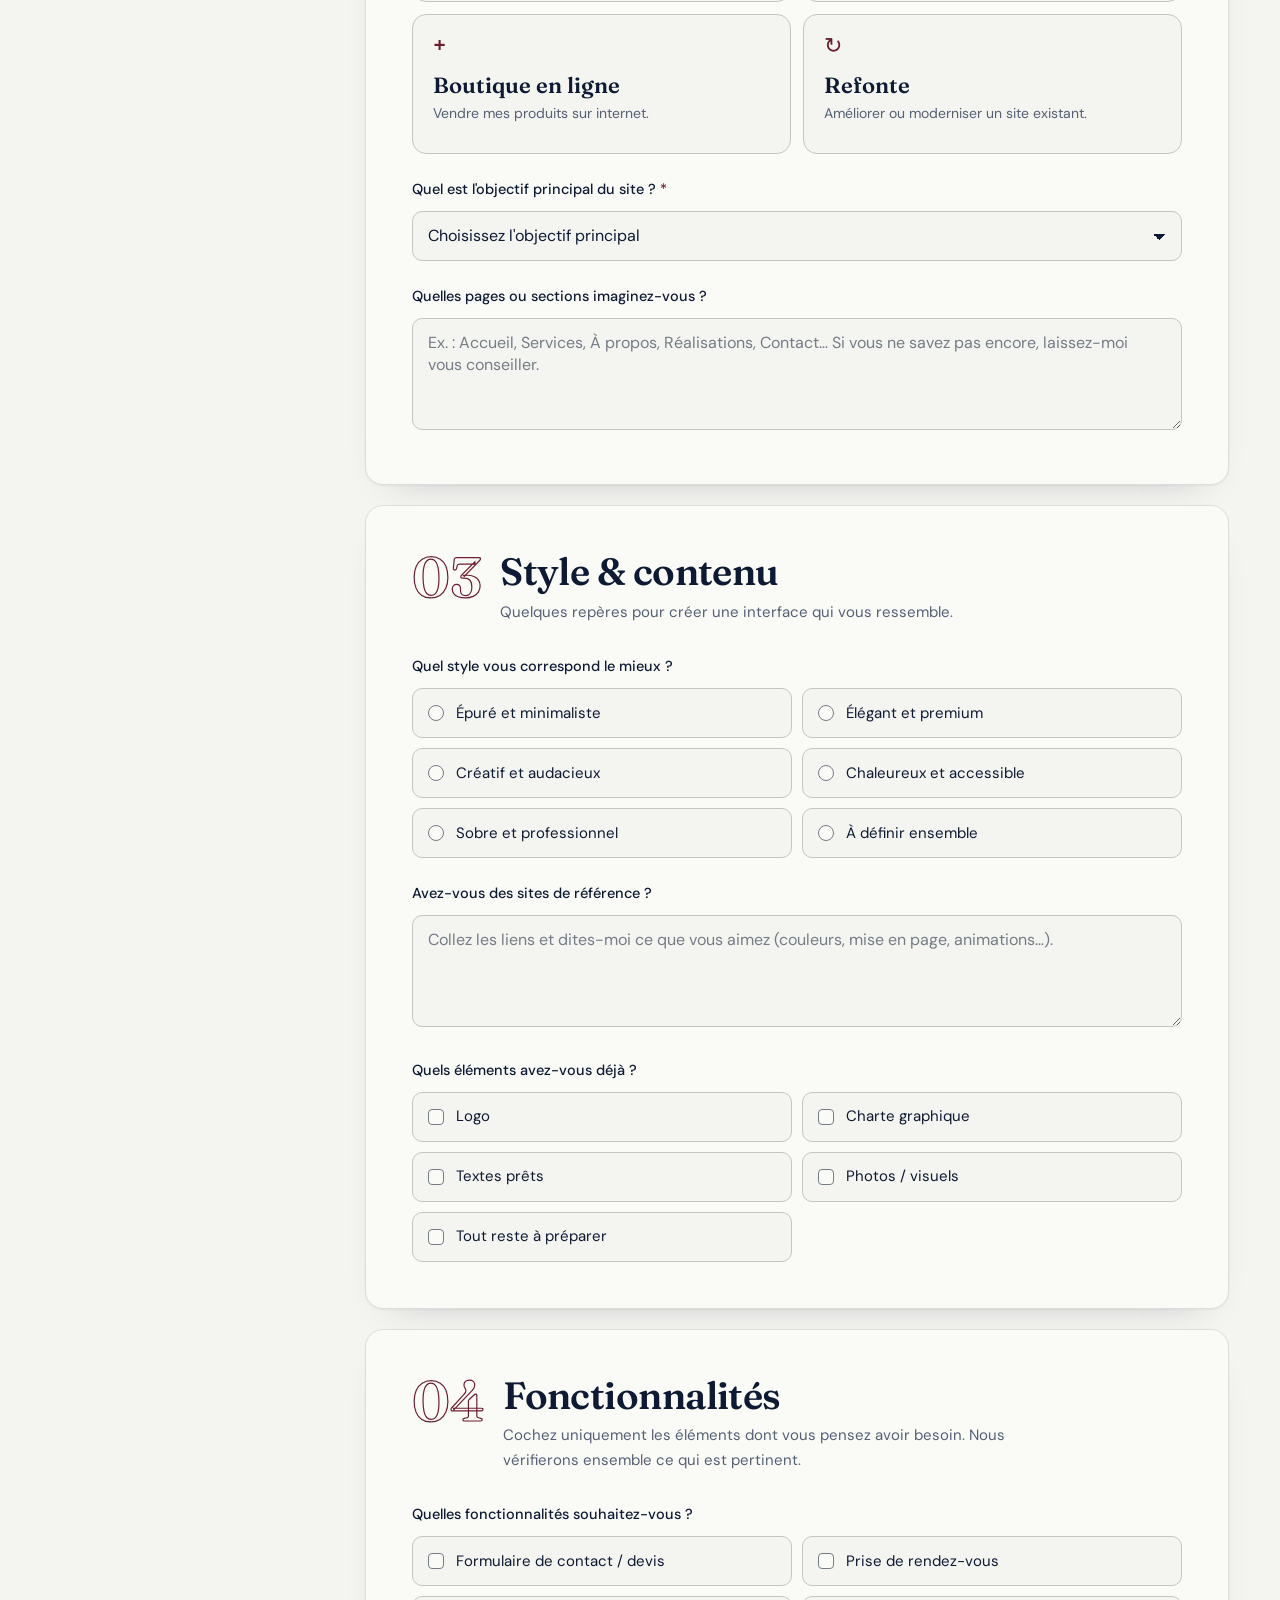
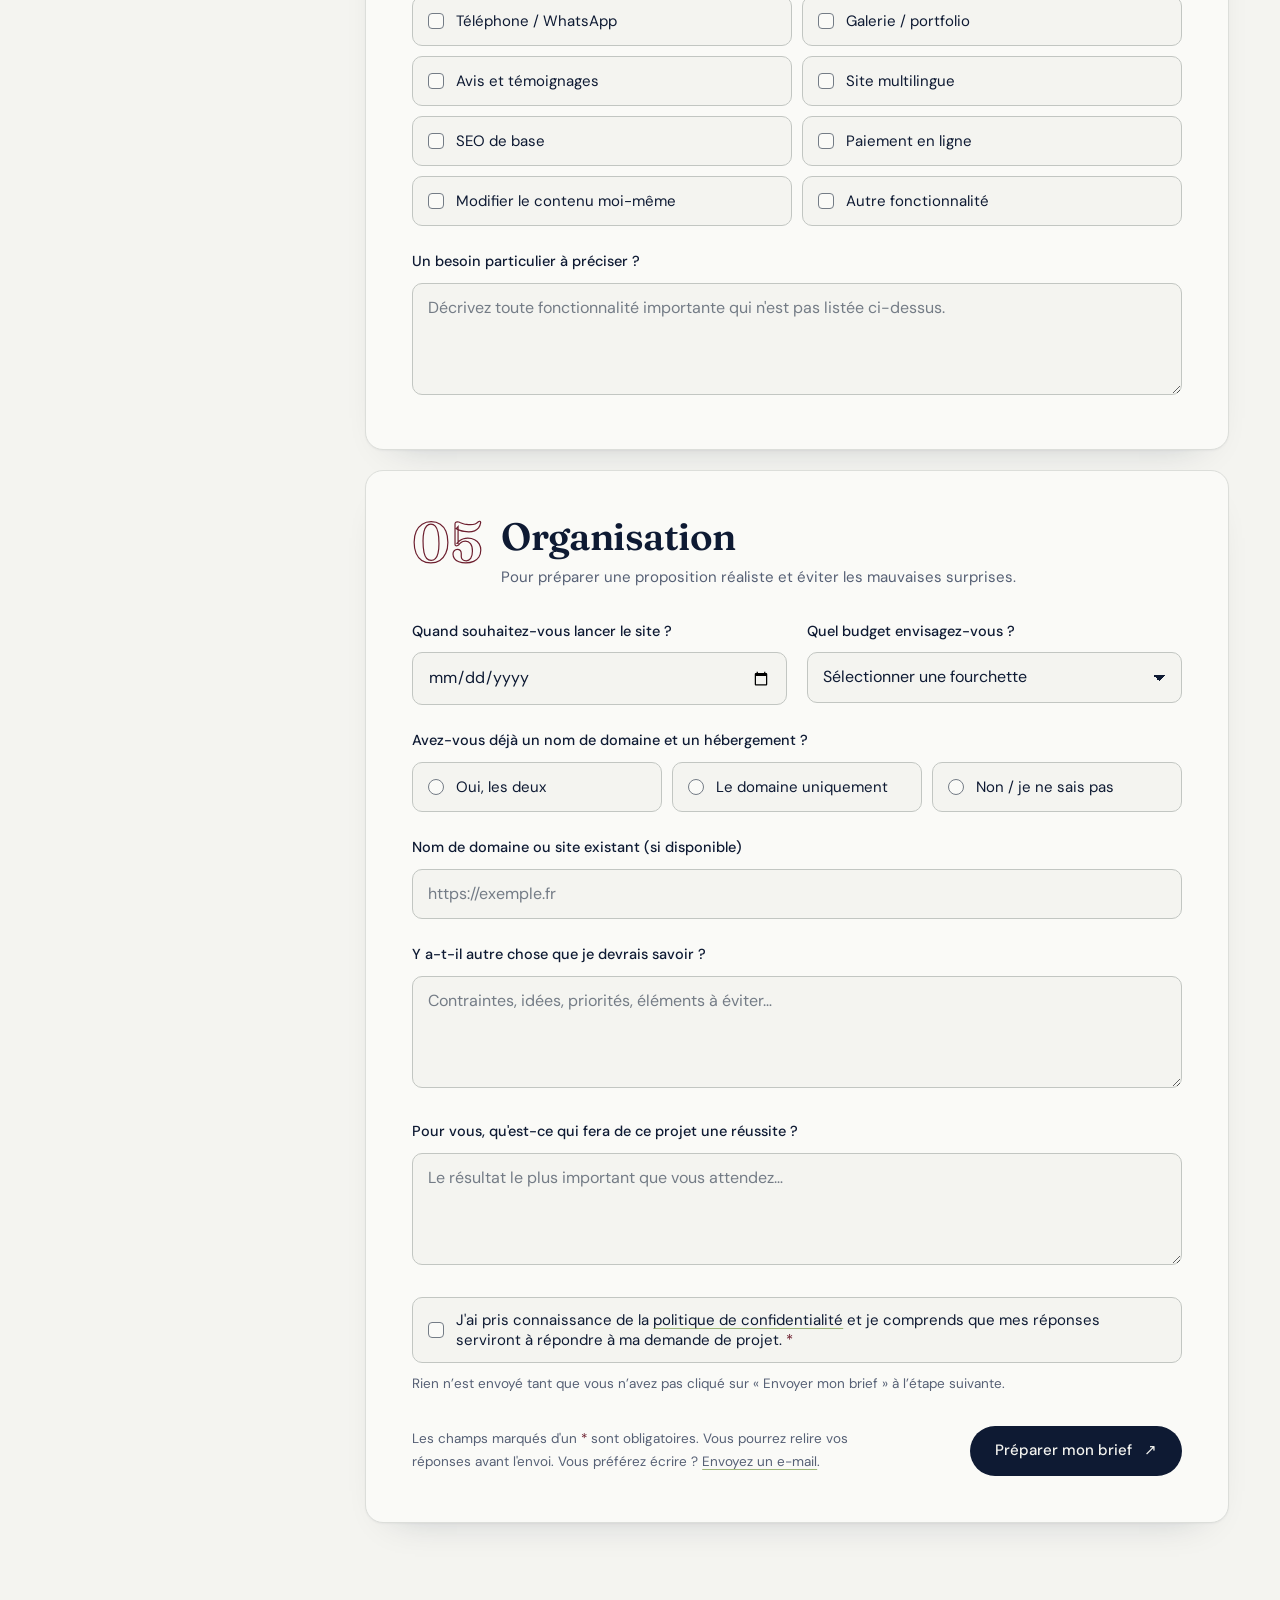
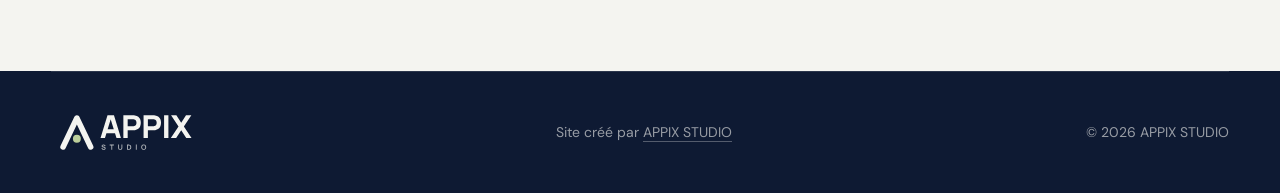
<file: brief.html>
<!DOCTYPE html>
<html lang="fr"><head><meta charset="UTF-8"><meta name="viewport" content="width=device-width, initial-scale=1.0"><meta name="theme-color" content="#0E1A33">
<title>Brief projet | APPIX STUDIO</title>
<meta name="description" content="Brief projet APPIX STUDIO : quelques questions pour cadrer votre site web sur mesure. Devis gratuit.">
<link rel="canonical" href="https://appix-studio.github.io/APPIX-portfolio/brief.html">
<meta property="og:type" content="website"><meta property="og:site_name" content="APPIX STUDIO"><meta property="og:locale" content="fr_FR"><meta property="og:title" content="Brief projet | APPIX STUDIO"><meta property="og:description" content="Quelques questions pour cadrer votre site web sur mesure. Devis gratuit."><meta property="og:url" content="https://appix-studio.github.io/APPIX-portfolio/brief.html"><meta property="og:image" content="https://appix-studio.github.io/APPIX-portfolio/images/og-appix.png"><meta property="og:image:width" content="1200"><meta property="og:image:height" content="630">
<meta name="twitter:card" content="summary_large_image">
<script>document.documentElement.classList.add('js')</script>
<link rel="preload" href="fonts/fraunces-latin-600-normal.woff2" as="font" type="font/woff2" crossorigin>
<link rel="preload" href="fonts/dm-sans-latin-400-normal.woff2" as="font" type="font/woff2" crossorigin>
<link rel="stylesheet" href="fonts.css"><link rel="stylesheet" href="portfolio.css">
<link rel="icon" href="favicon.ico" sizes="48x48"><link rel="icon" type="image/png" sizes="32x32" href="images/favicon-32.png"><link rel="icon" type="image/png" sizes="192x192" href="images/favicon-192.png"><link rel="apple-touch-icon" href="images/apple-touch-icon.png">
</head>
<body class="page-brief">
<a class="skip" href="#brief">Aller aux projets</a>
<div class="progress" aria-hidden="true"></div>
<header class="nav nav--solid"><div class="wrap nav__in"><a class="logo" href="index.html" aria-label="APPIX STUDIO, haut de page"><img src="images/logo-appix-studio-blanc.svg" alt="APPIX STUDIO" width="150" height="53"></a>
<button class="menu" type="button" aria-expanded="false" aria-controls="nav" aria-label="Ouvrir le menu"><i></i><i></i></button>
<nav class="links" id="nav" aria-label="Navigation principale"><a href="index.html#sommaire">Sommaire</a><a href="index.html#projets">Projets</a><a href="index.html#approche">Approche</a><a href="brief.html" class="on" aria-current="page">Brief</a><a href="index.html#contact">Contact</a><a class="btn btn--l" href="index.html#projets"><span>Voir les projets</span><b aria-hidden="true">→</b></a></nav></div></header>
<main><section class="sec brief"  id="brief" aria-labelledby="b-t"><div class="wrap"><div class="sh"><p class="eyebrow rv">Brief projet</p><h2 class="h2 rv" id="b-t">Parlons de votre <em>projet web.</em></h2><p class="brief__p rv">Quelques questions pour comprendre votre activité, vos objectifs et vos attentes. Vos réponses me permettent de vous proposer une solution claire, adaptée à vos besoins.</p><div class="brief__meta rv"><span>5 minutes environ</span><span>Aucune réponse technique nécessaire</span><span>Devis gratuit</span></div></div>
<div class="layout"><aside class="side">
    <div class="side-title">Votre brief</div>
    <nav class="step-nav" aria-label="Sections du formulaire">
      <a class="step-link active" href="#b-about"><span class="num">01</span><span>Votre activité</span></a>
      <a class="step-link" href="#b-project"><span class="num">02</span><span>Votre projet</span></a>
      <a class="step-link" href="#b-style"><span class="num">03</span><span>Style & contenu</span></a>
      <a class="step-link" href="#b-features"><span class="num">04</span><span>Fonctionnalités</span></a>
      <a class="step-link" href="#b-practical"><span class="num">05</span><span>Organisation</span></a>
    </nav>
    <div class="side-note"><strong>Pas besoin de tout savoir.</strong>Répondez simplement avec les informations dont vous disposez. Nous pourrons préciser le reste ensemble.</div>
  </aside>
  <form id="briefForm">
    <div class="hp" aria-hidden="true"><label>Ne pas remplir ce champ <input type="text" name="_honey" tabindex="-1" autocomplete="off"></label></div>
    <section class="fsec" id="b-about">
      <div class="section-head"><span class="section-num">01</span><div><h2>Votre activité</h2><p>Pour comprendre qui vous êtes, à qui vous vous adressez et ce que le site doit accomplir.</p></div></div>
      <div class="grid2">
        <div class="field"><label class="label" for="clientName">Votre nom <span class="required">*</span></label><input class="input" id="clientName" name="clientName" autocomplete="name" required placeholder="Prénom et nom"></div>
        <div class="field"><label class="label" for="company">Entreprise / marque <span class="required">*</span></label><input class="input" id="company" name="company" required placeholder="Nom de votre entreprise"></div>
      </div>
      <div class="grid2">
        <div class="field"><label class="label" for="email">Adresse e-mail <span class="required">*</span></label><input class="input" id="email" name="email" type="email" autocomplete="email" required placeholder="vous@entreprise.fr"></div>
        <div class="field"><label class="label" for="industry">Votre activité <span class="required">*</span></label><input class="input" id="industry" name="industry" required placeholder="Ex. : artisan, coach, cabinet…"></div>
      </div>
      <div class="field"><label class="label" for="audience">À qui vous adressez-vous ?</label><input class="input" id="audience" name="audience" placeholder="Ex. : particuliers, entreprises, clients locaux…"></div>
      <div class="field"><label class="label" for="services">Quels services ou produits souhaitez-vous mettre en avant ? <span class="required">*</span></label><textarea id="services" name="services" required placeholder="Décrivez brièvement vos principales prestations…"></textarea></div></section>

    <section class="fsec" id="b-project">
      <div class="section-head"><span class="section-num">02</span><div><h2>Votre projet</h2><p>Le point de départ pour définir le bon type de site et son objectif principal.</p></div></div>
      <div class="field">
        <span class="label">Quel type de projet souhaitez-vous réaliser ? <span class="required">*</span></span>
        <div class="type-cards">
          <div class="type-card"><input type="radio" id="type-vitrine" name="projectType" value="Site vitrine" required><label for="type-vitrine"><span class="type-icon">↗</span><span><strong>Site vitrine</strong><small>Présenter mon activité et mes services.</small></span></label></div>
          <div class="type-card"><input type="radio" id="type-landing" name="projectType" value="Landing page"><label for="type-landing"><span class="type-icon">→</span><span><strong>Landing page</strong><small>Promouvoir une offre et générer une action.</small></span></label></div>
          <div class="type-card"><input type="radio" id="type-boutique" name="projectType" value="Boutique en ligne"><label for="type-boutique"><span class="type-icon">+</span><span><strong>Boutique en ligne</strong><small>Vendre mes produits sur internet.</small></span></label></div>
          <div class="type-card"><input type="radio" id="type-refonte" name="projectType" value="Refonte"><label for="type-refonte"><span class="type-icon">↻</span><span><strong>Refonte</strong><small>Améliorer ou moderniser un site existant.</small></span></label></div>
        </div>
      </div>
      <div class="field"><label class="label" for="goal">Quel est l'objectif principal du site ? <span class="required">*</span></label>
        <select id="goal" name="goal" required><option value="">Choisissez l'objectif principal</option><option>Présenter mon entreprise et mes services</option><option>Recevoir des demandes de contact / devis</option><option>Obtenir des réservations ou rendez-vous</option><option>Promouvoir une offre ou un produit</option><option>Renforcer ma crédibilité et mon image</option><option>Autre / plusieurs objectifs</option></select>
      </div>
      <div class="field"><label class="label" for="pages">Quelles pages ou sections imaginez-vous ?</label><textarea id="pages" name="pages" placeholder="Ex. : Accueil, Services, À propos, Réalisations, Contact… Si vous ne savez pas encore, laissez-moi vous conseiller."></textarea></div>
      <div class="field conditional" id="refonteFields"><label class="label" for="currentUrl">Adresse du site actuel</label><input class="input" id="currentUrl" name="currentUrl" type="url" placeholder="https://votre-site.fr"><div class="field"><label class="label" for="refonteNeeds">Qu'aimeriez-vous améliorer ou conserver ?</label><textarea id="refonteNeeds" name="refonteNeeds" placeholder="Ex. : design, affichage mobile, vitesse, contenu, fonctionnalités…"></textarea></div></div>
      <div class="field conditional" id="shopFields"><label class="label" for="shopNeeds">Que souhaitez-vous vendre ?</label><textarea id="shopNeeds" name="shopNeeds" placeholder="Ex. : type de produits, nombre approximatif, livraison ou retrait, paiement en ligne…"></textarea></div>
      <div class="field conditional" id="landingFields"><label class="label" for="offer">Quelle offre souhaitez-vous promouvoir et quelle action doit faire le visiteur ?</label><textarea id="offer" name="offer" placeholder="Ex. : demander un devis, réserver un appel, acheter, s'inscrire…"></textarea></div>
    </section>

    <section class="fsec" id="b-style">
      <div class="section-head"><span class="section-num">03</span><div><h2>Style & contenu</h2><p>Quelques repères pour créer une interface qui vous ressemble.</p></div></div>
      <div class="field"><span class="label">Quel style vous correspond le mieux ?</span>
        <div class="choices">
          <div class="choice"><input type="radio" id="style-clean" name="style" value="Épuré et minimaliste"><label for="style-clean">Épuré et minimaliste</label></div>
          <div class="choice"><input type="radio" id="style-premium" name="style" value="Élégant et premium"><label for="style-premium">Élégant et premium</label></div>
          <div class="choice"><input type="radio" id="style-bold" name="style" value="Créatif et audacieux"><label for="style-bold">Créatif et audacieux</label></div>
          <div class="choice"><input type="radio" id="style-warm" name="style" value="Chaleureux et accessible"><label for="style-warm">Chaleureux et accessible</label></div>
          <div class="choice"><input type="radio" id="style-corporate" name="style" value="Sobre et professionnel"><label for="style-corporate">Sobre et professionnel</label></div>
          <div class="choice"><input type="radio" id="style-unsure" name="style" value="À définir ensemble"><label for="style-unsure">À définir ensemble</label></div>
        </div>
      </div>
      <div class="field"><label class="label" for="references">Avez-vous des sites de référence ?</label><textarea id="references" name="references" placeholder="Collez les liens et dites-moi ce que vous aimez (couleurs, mise en page, animations…)."></textarea></div>
      <div class="field"><span class="label">Quels éléments avez-vous déjà ?</span>
        <div class="choices">
          <div class="choice"><input type="checkbox" id="asset-logo" name="assets" value="Logo"><label for="asset-logo">Logo</label></div>
          <div class="choice"><input type="checkbox" id="asset-brand" name="assets" value="Charte graphique"><label for="asset-brand">Charte graphique</label></div>
          <div class="choice"><input type="checkbox" id="asset-text" name="assets" value="Textes"><label for="asset-text">Textes prêts</label></div>
          <div class="choice"><input type="checkbox" id="asset-photo" name="assets" value="Photos / visuels"><label for="asset-photo">Photos / visuels</label></div>
          <div class="choice"><input type="checkbox" id="asset-none" name="assets" value="À préparer"><label for="asset-none">Tout reste à préparer</label></div>
        </div>
      </div>
    </section>

    <section class="fsec" id="b-features">
      <div class="section-head"><span class="section-num">04</span><div><h2>Fonctionnalités</h2><p>Cochez uniquement les éléments dont vous pensez avoir besoin. Nous vérifierons ensemble ce qui est pertinent.</p></div></div>
      <div class="field"><span class="label">Quelles fonctionnalités souhaitez-vous ?</span>
        <div class="choices">
          <div class="choice"><input type="checkbox" id="feat-contact" name="features" value="Formulaire de contact / devis"><label for="feat-contact">Formulaire de contact / devis</label></div>
          <div class="choice"><input type="checkbox" id="feat-booking" name="features" value="Prise de rendez-vous"><label for="feat-booking">Prise de rendez-vous</label></div>
          <div class="choice"><input type="checkbox" id="feat-whatsapp" name="features" value="Bouton téléphone / WhatsApp"><label for="feat-whatsapp">Téléphone / WhatsApp</label></div>
          <div class="choice"><input type="checkbox" id="feat-gallery" name="features" value="Galerie / portfolio"><label for="feat-gallery">Galerie / portfolio</label></div>
          <div class="choice"><input type="checkbox" id="feat-testimonials" name="features" value="Avis et témoignages"><label for="feat-testimonials">Avis et témoignages</label></div>
          <div class="choice"><input type="checkbox" id="feat-multilang" name="features" value="Site multilingue"><label for="feat-multilang">Site multilingue</label></div>
          <div class="choice"><input type="checkbox" id="feat-seo" name="features" value="Référencement naturel de base"><label for="feat-seo">SEO de base</label></div>
          <div class="choice"><input type="checkbox" id="feat-shop" name="features" value="Paiement en ligne"><label for="feat-shop">Paiement en ligne</label></div>
          <div class="choice"><input type="checkbox" id="feat-admin" name="features" value="Modifier moi-même le contenu"><label for="feat-admin">Modifier le contenu moi-même</label></div>
          <div class="choice"><input type="checkbox" id="feat-other" name="features" value="Autre fonctionnalité"><label for="feat-other">Autre fonctionnalité</label></div>
        </div>
      </div>
      <div class="field"><label class="label" for="featureDetails">Un besoin particulier à préciser ?</label><textarea id="featureDetails" name="featureDetails" placeholder="Décrivez toute fonctionnalité importante qui n'est pas listée ci-dessus."></textarea></div>
    </section>

    <section class="fsec" id="b-practical">
      <div class="section-head"><span class="section-num">05</span><div><h2>Organisation</h2><p>Pour préparer une proposition réaliste et éviter les mauvaises surprises.</p></div></div>
      <div class="grid2">
        <div class="field"><label class="label" for="deadline">Quand souhaitez-vous lancer le site ?</label><input class="input" id="deadline" name="deadline" type="date"></div>
        <div class="field"><label class="label" for="budget">Quel budget envisagez-vous ?</label><select id="budget" name="budget"><option value="">Sélectionner une fourchette</option><option>Moins de 500 €</option><option>500–1 000 €</option><option>1 000–2 000 €</option><option>2 000–4 000 €</option><option>Plus de 4 000 €</option><option>À discuter / pas encore défini</option></select></div>
      </div>
      <div class="field"><span class="label">Avez-vous déjà un nom de domaine et un hébergement ?</span>
        <div class="choices three">
          <div class="choice"><input type="radio" id="hosting-yes" name="hosting" value="Oui, les deux"><label for="hosting-yes">Oui, les deux</label></div>
          <div class="choice"><input type="radio" id="hosting-domain" name="hosting" value="Le domaine uniquement"><label for="hosting-domain">Le domaine uniquement</label></div>
          <div class="choice"><input type="radio" id="hosting-no" name="hosting" value="Non / je ne sais pas"><label for="hosting-no">Non / je ne sais pas</label></div>
        </div>
      </div>
      <div class="field"><label class="label" for="domain">Nom de domaine ou site existant (si disponible)</label><input class="input" id="domain" name="domain" type="url" placeholder="https://exemple.fr"></div>
      <div class="field"><label class="label" for="extra">Y a-t-il autre chose que je devrais savoir ?</label><textarea id="extra" name="extra" placeholder="Contraintes, idées, priorités, éléments à éviter…"></textarea></div>
      <div class="field"><label class="label" for="success">Pour vous, qu'est-ce qui fera de ce projet une réussite ?</label><textarea id="success" name="success" placeholder="Le résultat le plus important que vous attendez…"></textarea></div>
      <div class="field"><div class="choice"><input type="checkbox" id="privacy" name="privacy" required><label for="privacy"><span>J'ai pris connaissance de la <a href="https://appixstudio.fr/politique-confidentialite.html" target="_blank" rel="noopener">politique de confidentialité</a> et je comprends que mes réponses serviront à répondre à ma demande de projet. <span class="required">*</span></span></label></div><span class="hint">Rien n’est envoyé tant que vous n’avez pas cliqué sur « Envoyer mon brief » à l’étape suivante.</span></div>
      <div class="error" id="bf-error" role="alert">Merci de compléter les champs obligatoires indiqués avant de continuer.</div>
      <div class="actions">
        <span class="fineprint">Les champs marqués d'un <span class="required">*</span> sont obligatoires. Vous pourrez relire vos réponses avant l'envoi. Vous préférez écrire ? <a href="mailto:appix.web@gmail.com?subject=Demande%20d%E2%80%99informations%20%E2%80%94%20APPIX">Envoyez un e-mail</a>.</span>
        <button class="btn btn--d" type="submit">Préparer mon brief <span aria-hidden="true">↗</span></button>
      </div>
      <div class="success" id="bf-result" aria-live="polite">
        <strong>Votre brief est prêt.</strong>
        <p>Vérifiez le récapitulatif ci-dessous, puis envoyez votre brief à APPIX STUDIO.</p>
        <div class="review" id="summary"></div>
        <div class="actions">
          <button class="btn btn--m" type="button" id="downloadBtn">↓ Télécharger le brief</button>
          <button class="btn btn--d" type="button" id="emailBtn">Envoyer mon brief ↗</button>
          <button class="btn btn--o" type="button" id="editBtn">Modifier mes réponses</button>
        </div>
        <p class="hint">En cliquant sur « Envoyer mon brief », le récapitulatif ci-dessus est transmis à APPIX STUDIO par le service externe FormSubmit, qui peut être hébergé hors de l’Union européenne (<a href="https://appixstudio.fr/politique-confidentialite.html" target="_blank" rel="noopener">détails</a>). Vous pouvez aussi télécharger le brief et l’envoyer vous-même par e-mail.</p>
      </div>
    </section>
  </form></div></div></section></main>
<footer class="foot"><div class="wrap foot__in"><a class="logo" href="index.html" aria-label="APPIX STUDIO, haut de page"><img src="images/logo-appix-studio-blanc.svg" alt="APPIX STUDIO" width="130" height="46"></a><p>Site créé par <a href="https://appixstudio.fr" target="_blank" rel="noopener">APPIX STUDIO</a></p><p>© <span id="year">2026</span> APPIX STUDIO</p></div></footer>
<script src="vendor/gsap.min.js"></script><script src="vendor/ScrollTrigger.min.js"></script><script src="vendor/lenis.min.js"></script><script src="portfolio.js"></script>
</body></html>
</file>
<file: fonts.css>
@font-face{font-family:'DM Sans';font-style:normal;font-weight:400;font-display:swap;src:url(fonts/dm-sans-latin-400-normal.woff2) format('woff2');unicode-range:U+0000-00FF,U+0131,U+0152-0153,U+02BB-02BC,U+02C6,U+02DA,U+02DC,U+0304,U+0308,U+0329,U+2000-206F,U+20AC,U+2122,U+2191,U+2193,U+2212,U+2215,U+FEFF,U+FFFD}
@font-face{font-family:'DM Sans';font-style:normal;font-weight:400;font-display:swap;src:url(fonts/dm-sans-latin-ext-400-normal.woff2) format('woff2');unicode-range:U+0100-02BA,U+02BD-02C5,U+02C7-02CC,U+02CE-02D7,U+02DD-02FF,U+0304,U+0308,U+0329,U+1D00-1DBF,U+1E00-1E9F,U+1EF2-1EFF,U+2020,U+20A0-20AB,U+20AD-20C0,U+2113,U+2C60-2C7F,U+A720-A7FF}
@font-face{font-family:'DM Sans';font-style:normal;font-weight:500;font-display:swap;src:url(fonts/dm-sans-latin-500-normal.woff2) format('woff2');unicode-range:U+0000-00FF,U+0131,U+0152-0153,U+02BB-02BC,U+02C6,U+02DA,U+02DC,U+0304,U+0308,U+0329,U+2000-206F,U+20AC,U+2122,U+2191,U+2193,U+2212,U+2215,U+FEFF,U+FFFD}
@font-face{font-family:'DM Sans';font-style:normal;font-weight:500;font-display:swap;src:url(fonts/dm-sans-latin-ext-500-normal.woff2) format('woff2');unicode-range:U+0100-02BA,U+02BD-02C5,U+02C7-02CC,U+02CE-02D7,U+02DD-02FF,U+0304,U+0308,U+0329,U+1D00-1DBF,U+1E00-1E9F,U+1EF2-1EFF,U+2020,U+20A0-20AB,U+20AD-20C0,U+2113,U+2C60-2C7F,U+A720-A7FF}
@font-face{font-family:'DM Sans';font-style:normal;font-weight:700;font-display:swap;src:url(fonts/dm-sans-latin-700-normal.woff2) format('woff2');unicode-range:U+0000-00FF,U+0131,U+0152-0153,U+02BB-02BC,U+02C6,U+02DA,U+02DC,U+0304,U+0308,U+0329,U+2000-206F,U+20AC,U+2122,U+2191,U+2193,U+2212,U+2215,U+FEFF,U+FFFD}
@font-face{font-family:'DM Mono';font-style:normal;font-weight:400;font-display:swap;src:url(fonts/dm-mono-latin-400-normal.woff2) format('woff2');unicode-range:U+0000-00FF,U+0131,U+0152-0153,U+02BB-02BC,U+02C6,U+02DA,U+02DC,U+0304,U+0308,U+0329,U+2000-206F,U+20AC,U+2122,U+2191,U+2193,U+2212,U+2215,U+FEFF,U+FFFD}
@font-face{font-family:'DM Mono';font-style:normal;font-weight:400;font-display:swap;src:url(fonts/dm-mono-latin-ext-400-normal.woff2) format('woff2');unicode-range:U+0100-02BA,U+02BD-02C5,U+02C7-02CC,U+02CE-02D7,U+02DD-02FF,U+0304,U+0308,U+0329,U+1D00-1DBF,U+1E00-1E9F,U+1EF2-1EFF,U+2020,U+20A0-20AB,U+20AD-20C0,U+2113,U+2C60-2C7F,U+A720-A7FF}
@font-face{font-family:'DM Mono';font-style:normal;font-weight:500;font-display:swap;src:url(fonts/dm-mono-latin-500-normal.woff2) format('woff2');unicode-range:U+0000-00FF,U+0131,U+0152-0153,U+02BB-02BC,U+02C6,U+02DA,U+02DC,U+0304,U+0308,U+0329,U+2000-206F,U+20AC,U+2122,U+2191,U+2193,U+2212,U+2215,U+FEFF,U+FFFD}
@font-face{font-family:'Fraunces';font-style:normal;font-weight:600;font-display:swap;src:url(fonts/fraunces-latin-600-normal.woff2) format('woff2');unicode-range:U+0000-00FF,U+0131,U+0152-0153,U+02BB-02BC,U+02C6,U+02DA,U+02DC,U+0304,U+0308,U+0329,U+2000-206F,U+20AC,U+2122,U+2191,U+2193,U+2212,U+2215,U+FEFF,U+FFFD}
@font-face{font-family:'Fraunces';font-style:normal;font-weight:600;font-display:swap;src:url(fonts/fraunces-latin-ext-600-normal.woff2) format('woff2');unicode-range:U+0100-02BA,U+02BD-02C5,U+02C7-02CC,U+02CE-02D7,U+02DD-02FF,U+0304,U+0308,U+0329,U+1D00-1DBF,U+1E00-1E9F,U+1EF2-1EFF,U+2020,U+20A0-20AB,U+20AD-20C0,U+2113,U+2C60-2C7F,U+A720-A7FF}
@font-face{font-family:'Fraunces';font-style:italic;font-weight:600;font-display:swap;src:url(fonts/fraunces-latin-600-italic.woff2) format('woff2');unicode-range:U+0000-00FF,U+0131,U+0152-0153,U+02BB-02BC,U+02C6,U+02DA,U+02DC,U+0304,U+0308,U+0329,U+2000-206F,U+20AC,U+2122,U+2191,U+2193,U+2212,U+2215,U+FEFF,U+FFFD}
@font-face{font-family:'Fraunces';font-style:italic;font-weight:600;font-display:swap;src:url(fonts/fraunces-latin-ext-600-italic.woff2) format('woff2');unicode-range:U+0100-02BA,U+02BD-02C5,U+02C7-02CC,U+02CE-02D7,U+02DD-02FF,U+0304,U+0308,U+0329,U+1D00-1DBF,U+1E00-1E9F,U+1EF2-1EFF,U+2020,U+20A0-20AB,U+20AD-20C0,U+2113,U+2C60-2C7F,U+A720-A7FF}
</file>
<file: portfolio.css>
:root{
--mist:#E7E8E4;--paper:#F4F4F0;--snow:#FAFAF7;
--g-200:#DCDEDA;--g-300:#C2C6C2;--g-500:#747C86;--g-600:#566075;--g-700:#3A4560;
--ink:#0E1A33;--navy:#0E1A33;--navy-2:#16264A;--navy-3:#24396B;
--matcha:#BCCF9A;--matcha-d:#9DB777;--matcha-l:#E4ECD5;
--wine:#6D1F2F;--wine-l:#A24457;
--f-d:'Fraunces',Georgia,'Times New Roman',serif;
--f-u:'DM Sans',system-ui,-apple-system,'Segoe UI',sans-serif;
--f-m:'DM Mono',ui-monospace,SFMono-Regular,Menlo,monospace;
--ease:cubic-bezier(.22,.8,.24,1);
--gut:clamp(20px,4vw,52px);--max:1320px;--nav:76px;
--sec:clamp(72px,10vw,150px)
}
*,*::before,*::after{box-sizing:border-box}
html{scroll-padding-top:calc(var(--nav) + 12px);-webkit-text-size-adjust:100%}
html.lenis,html.lenis body{height:auto}
.lenis.lenis-smooth{scroll-behavior:auto!important}
.lenis.lenis-stopped{overflow:hidden}
body{margin:0;background:var(--paper);color:var(--ink);font:400 17px/1.65 var(--f-u);-webkit-font-smoothing:antialiased;text-rendering:optimizeLegibility;overflow-x:hidden}
img,video{max-width:100%;display:block}
button{font:inherit;color:inherit;cursor:pointer}
a{color:inherit;text-decoration:none}
h1,h2,h3,h4,p,ul,ol,dl,dd,figure{margin:0}
ul,ol{padding:0;list-style:none}
em{font-style:italic}
::selection{background:var(--matcha);color:var(--ink)}
:focus-visible{outline:2px solid var(--matcha-d);outline-offset:3px;border-radius:6px}
.wrap{width:min(var(--max),calc(100% - var(--gut)*2));margin-inline:auto}
.skip{position:fixed;left:16px;top:-80px;z-index:300;padding:12px 18px;background:var(--navy);color:var(--paper);border-radius:12px;font-weight:500;transition:top .2s}
.skip:focus{top:12px}
.progress{position:fixed;z-index:200;top:0;left:0;width:100%;height:3px;background:var(--wine-l);transform:scaleX(0);transform-origin:left}

.nav{position:fixed;top:0;left:0;right:0;z-index:150;height:var(--nav);transition:background .35s,border-color .35s,backdrop-filter .35s;border-bottom:1px solid transparent}
.nav.is-stuck{background:rgba(14,26,51,.94);-webkit-backdrop-filter:blur(14px) saturate(1.2);backdrop-filter:blur(14px) saturate(1.2);border-color:rgba(255,255,255,.08)}
.nav__in{height:100%;display:flex;align-items:center;justify-content:space-between;gap:24px}
.logo{display:inline-flex;align-items:center;min-height:44px}
.logo img{height:auto;width:clamp(116px,12vw,150px)}
.links{display:flex;align-items:center;gap:clamp(14px,2.2vw,32px)}
.links a:not(.btn){position:relative;display:inline-flex;align-items:center;min-height:44px;font-size:14px;font-weight:500;color:rgba(244,244,240,.72);transition:color .25s}
.links a:not(.btn)::after{content:"";position:absolute;left:0;right:0;bottom:8px;height:1px;background:var(--matcha);transform:scaleX(0);transform-origin:left;transition:transform .35s var(--ease)}
.links a:not(.btn):hover,.links a:not(.btn).on{color:var(--paper)}
.links a:not(.btn):hover::after,.links a:not(.btn).on::after{transform:scaleX(1)}
.menu{display:none;width:48px;height:48px;border:1px solid rgba(255,255,255,.25);background:transparent;border-radius:12px;position:relative}
.menu i{position:absolute;left:14px;right:14px;height:1.5px;background:var(--paper);transition:transform .35s var(--ease),top .35s var(--ease)}
.menu i:nth-child(1){top:19px}.menu i:nth-child(2){top:27px}
.menu[aria-expanded=true] i:nth-child(1){top:23px;transform:rotate(45deg)}
.menu[aria-expanded=true] i:nth-child(2){top:23px;transform:rotate(-45deg)}

.btn{display:inline-flex;align-items:center;gap:12px;min-height:50px;padding:0 24px;border-radius:999px;font-size:15px;font-weight:500;border:1px solid transparent;transition:background .3s,color .3s,border-color .3s,transform .3s var(--ease)}
.btn b{font-weight:400;transition:transform .35s var(--ease)}
.btn:hover b{transform:translate(3px,-3px)}
.btn--m{background:var(--matcha);color:var(--ink)}
.btn--m:hover{background:var(--matcha-l)}
.btn--g{border-color:rgba(244,244,240,.3);color:var(--paper)}
.btn--g:hover{border-color:var(--paper);background:rgba(244,244,240,.08)}
.btn--l{background:var(--paper);color:var(--ink);min-height:44px;padding:0 20px;font-size:14px}
.btn--l:hover{background:var(--matcha)}

.eyebrow{font:500 12px/1.4 var(--f-m);letter-spacing:.16em;text-transform:uppercase;color:var(--wine)}
.eyebrow--l{color:var(--matcha)}
.h2{font:600 clamp(34px,5.2vw,72px)/1.04 var(--f-d);letter-spacing:-.02em;margin-top:14px;max-width:16ch}
.h2 em,.hero__t em,.contact__t em{color:var(--wine)}
.h2--l,.contact__t{color:var(--paper)}
.h2--l em,.contact__t em,.hero__t em{color:var(--matcha)}
.sec{padding-block:var(--sec);position:relative}
.sh{margin-bottom:clamp(36px,5vw,72px)}

.rv{opacity:0;transform:translateY(28px);transition:opacity .9s var(--ease),transform .9s var(--ease)}
.rv.in{opacity:1;transform:none}
html:not(.js) .rv,.rv-off .rv{opacity:1;transform:none}

.hero{position:relative;background:var(--navy);color:var(--paper);min-height:100svh;padding:calc(var(--nav) + clamp(48px,9vw,120px)) 0 0;display:flex;flex-direction:column;justify-content:space-between;overflow:hidden}
.hero__in{position:relative;z-index:2;padding-bottom:clamp(56px,8vw,110px)}
.hero__t{font:600 clamp(50px,10.6vw,176px)/.94 var(--f-d);letter-spacing:-.035em;margin:20px 0 clamp(24px,3vw,40px)}
.ln{display:block;overflow:hidden;padding-bottom:.2em;margin-bottom:-.12em}
.ln>span{display:block;transform:translateY(105%);transition:transform 1.2s var(--ease)}
.ln:nth-child(2)>span{transition-delay:.12s}
.ready .ln>span,html:not(.js) .ln>span,.rv-off .ln>span{transform:none}
.hero__p{max-width:52ch;font-size:clamp(17px,1.5vw,20px);color:rgba(244,244,240,.74)}
.hero__act{display:flex;flex-wrap:wrap;gap:12px;margin-top:clamp(28px,3vw,40px)}
.stats{position:relative;z-index:2;display:grid;grid-template-columns:repeat(4,1fr);border-top:1px solid rgba(255,255,255,.16)}
.stats>div{padding:24px 0 30px;border-right:1px solid rgba(255,255,255,.12);padding-left:clamp(14px,2vw,28px)}
.stats>div:first-child{padding-left:0}
.stats>div:last-child{border-right:0}
.stats dt{font:500 11.5px/1.4 var(--f-m);letter-spacing:.14em;text-transform:uppercase;color:rgba(244,244,240,.55)}
.stats dd b{display:block;margin-top:6px;font:600 clamp(34px,4.4vw,60px)/1 var(--f-d);letter-spacing:-.02em;color:var(--paper);font-weight:600}
.hero__orbit{position:absolute;z-index:1;right:clamp(-300px,-12vw,-80px);top:50%;width:min(78vw,860px);aspect-ratio:1;transform:translateY(-52%);pointer-events:none}
.ring{position:absolute;border-radius:50%;border:1px solid}
.ring--a{inset:0;border-color:rgba(188,207,154,.34);animation:spin 80s linear infinite}
.ring--b{inset:16%;border-color:rgba(244,244,240,.14);animation:spin 120s linear infinite reverse}
.dot{position:absolute;border-radius:50%}
.dot--m{width:clamp(110px,15vw,210px);aspect-ratio:1;left:50%;top:50%;transform:translate(-50%,-50%);background:var(--wine);opacity:.92}
.ring--a::after{content:"";position:absolute;width:clamp(26px,3.4vw,46px);aspect-ratio:1;border-radius:50%;background:var(--matcha);left:50%;top:0;transform:translate(-50%,-50%)}
@keyframes spin{to{transform:rotate(360deg)}}

.sommaire{background:var(--paper)}
.rows{border-top:1px solid var(--g-300)}
.row{display:grid;grid-template-columns:64px minmax(0,1.1fr) 150px minmax(0,1.3fr) 120px 40px;align-items:center;gap:clamp(12px,2vw,28px);padding:22px 0;border-bottom:1px solid var(--g-300);position:relative;transition:padding .45s var(--ease),color .3s}
.row::before{content:"";position:absolute;inset:0 calc(var(--gut)*-1);background:var(--ink);transform:scaleY(0);transform-origin:bottom;transition:transform .5s var(--ease);z-index:0}
.row>*{position:relative;z-index:1;transition:color .35s}
.row:hover::before,.row:focus-visible::before{transform:scaleY(1)}
.row:hover{padding-inline:clamp(8px,1.2vw,18px)}
.row:hover>*,.row:focus-visible>*{color:var(--paper)}
.row:hover .row__n{color:var(--matcha)}
.row__n{font:500 13px/1 var(--f-m);letter-spacing:.12em;color:var(--wine)}
.row__t{font:600 clamp(22px,2.6vw,38px)/1.1 var(--f-d);letter-spacing:-.015em}
.row__k{font:500 11.5px/1.3 var(--f-m);letter-spacing:.12em;text-transform:uppercase;color:var(--g-600)}
.row__s{font-size:15px;color:var(--g-600);line-height:1.4}
.row__i{display:block;border-radius:8px;overflow:hidden;aspect-ratio:8/5;background:var(--g-200)}
.row__i img{width:100%;height:100%;object-fit:cover;transition:transform .7s var(--ease)}
.row:hover .row__i img{transform:scale(1.12)}
.row__a{font-size:20px;text-align:right}

.projets{background:var(--mist)}
.proj{padding-block:clamp(48px,7vw,100px);border-top:1px solid var(--g-300)}
.proj:first-of-type{border-top:0}
.proj__head{display:grid;grid-template-columns:auto 1fr auto;align-items:end;gap:clamp(16px,3vw,44px)}
.proj__n{font:600 clamp(70px,11vw,170px)/.8 var(--f-d);letter-spacing:-.04em;color:transparent;-webkit-text-stroke:1.5px var(--navy);opacity:.9}
.proj__t{font:600 clamp(34px,6vw,92px)/1 var(--f-d);letter-spacing:-.03em;margin-top:10px}
.tags{display:flex;flex-wrap:wrap;gap:8px;justify-content:flex-end;max-width:300px}
.tags li{padding:7px 14px;border:1px solid var(--g-300);border-radius:999px;font-size:13px;font-weight:500;color:var(--g-700);background:var(--paper)}
.proj__lead{margin-top:clamp(20px,3vw,36px);max-width:60ch;font:400 clamp(19px,1.9vw,25px)/1.45 var(--f-d);color:var(--g-700)}
.frame{margin-top:clamp(28px,4vw,52px);border-radius:16px;overflow:hidden;background:var(--navy);box-shadow:0 2px 4px rgba(14,26,51,.06),0 40px 70px -34px rgba(14,26,51,.55)}
.frame__bar{display:flex;align-items:center;gap:16px;padding:12px 16px;background:var(--navy-2);border-bottom:1px solid rgba(255,255,255,.08)}
.frame__dots{display:flex;gap:7px}
.frame__dots i{width:10px;height:10px;border-radius:50%;background:rgba(244,244,240,.22)}
.frame__dots i:first-child{background:var(--wine-l)}
.frame__name{font:500 12px/1 var(--f-m);letter-spacing:.12em;text-transform:uppercase;color:rgba(244,244,240,.6);flex:1;min-width:0;white-space:nowrap;overflow:hidden;text-overflow:ellipsis}
.frame__tabs{display:flex;gap:6px;flex-wrap:wrap;justify-content:flex-end}
.chip{min-height:32px;padding:0 14px;border-radius:999px;border:1px solid rgba(244,244,240,.2);background:transparent;color:rgba(244,244,240,.75);font-size:12.5px;font-weight:500;transition:background .25s,color .25s,border-color .25s}
.chip:hover{border-color:rgba(244,244,240,.55);color:var(--paper)}
.chip[aria-pressed=true]{background:var(--matcha);border-color:var(--matcha);color:var(--ink)}
.frame__stage{position:relative;aspect-ratio:var(--ar);background:var(--navy);overflow:hidden}
.frame__img{transform-origin:center top;position:absolute;inset:0;width:100%;height:100%;object-fit:cover;object-position:top;transition:opacity .5s var(--ease)}
.proj__body{display:grid;grid-template-columns:1.15fr 1fr 1fr;gap:clamp(24px,4vw,64px);margin-top:clamp(36px,5vw,64px)}
.col h4{font:500 12px/1.4 var(--f-m);letter-spacing:.16em;text-transform:uppercase;color:var(--wine);padding-bottom:14px;margin-bottom:18px;border-bottom:1px solid var(--g-300)}
.col>p{color:var(--g-700);font-size:16.5px}
.parti{margin-top:16px;padding-left:16px;border-left:2px solid var(--matcha-d);font-size:15.5px!important}
.parti b{font-weight:700;color:var(--ink)}
.obj li{display:grid;grid-template-columns:34px 1fr;gap:6px;padding:12px 0;border-bottom:1px solid var(--g-200);color:var(--g-700);font-size:16px}
.obj li:first-child{padding-top:0}
.obj li span{font:500 12px/1.9 var(--f-m);color:var(--wine);letter-spacing:.08em}
.fiche>div{display:grid;grid-template-columns:104px 1fr;gap:12px;padding:9px 0;border-bottom:1px solid var(--g-200);font-size:15px}
.fiche>div:first-child{padding-top:0}
.fiche dt{font:500 11.5px/1.9 var(--f-m);letter-spacing:.1em;text-transform:uppercase;color:var(--g-500)}
.fiche dd{color:var(--ink)}
.pal{display:flex;flex-wrap:wrap;gap:10px;margin-top:20px}
.pal li{display:flex;flex-direction:column;gap:2px;width:calc(50% - 5px);padding:10px;border:1px solid var(--g-300);border-radius:12px;background:var(--paper)}
.pal i{display:block;height:34px;border-radius:7px;background:var(--c);box-shadow:inset 0 0 0 1px rgba(14,26,51,.1);margin-bottom:6px}
.pal span{font-size:13px;font-weight:500;line-height:1.25}
.pal code{font:400 11.5px/1.3 var(--f-m);color:var(--g-500);letter-spacing:.04em}
.typo{margin-top:18px}
.typo li{display:flex;flex-direction:column;padding:8px 0;border-top:1px solid var(--g-200);font-size:14px;color:var(--g-600)}
.typo b{font:500 11.5px/1.6 var(--f-m);letter-spacing:.1em;text-transform:uppercase;color:var(--ink)}
.proj__foot{display:flex;align-items:center;justify-content:space-between;gap:20px;flex-wrap:wrap;margin-top:clamp(28px,4vw,48px)}
.proj__note{font-size:14px;color:var(--g-500);max-width:60ch}
.link{display:inline-flex;align-items:center;gap:10px;min-height:44px;font-weight:500;border-bottom:1px solid var(--ink);padding-bottom:2px;margin-left:auto;transition:color .3s,border-color .3s}
.link b{font-weight:400;transition:transform .35s var(--ease)}
.link:hover{color:var(--wine);border-color:var(--wine)}
.link:hover b{transform:translate(3px,-3px)}

.marq{background:var(--navy);color:var(--paper);overflow:hidden;padding:26px 0;border-block:1px solid rgba(255,255,255,.08)}
.marq__t{display:flex;align-items:center;gap:clamp(24px,3vw,44px);width:max-content;animation:marq 48s linear infinite}
.marq__t span{font:600 clamp(26px,3.6vw,48px)/1 var(--f-d);letter-spacing:-.01em;white-space:nowrap}
.marq__t i{width:12px;height:12px;border-radius:50%;background:var(--wine-l);flex:none}
.marq__t i:nth-of-type(2n){background:var(--matcha)}
@keyframes marq{to{transform:translateX(-50%)}}

.approche{background:var(--navy);color:var(--paper)}
.pts{display:grid;grid-template-columns:repeat(4,1fr);border-top:1px solid rgba(255,255,255,.16)}
.pts li{padding:30px clamp(14px,2vw,30px) 8px;border-right:1px solid rgba(255,255,255,.12)}
.pts li:first-child{padding-left:0}
.pts li:last-child{border-right:0}
.pts span{font:500 12px/1 var(--f-m);letter-spacing:.14em;color:var(--matcha)}
.pts h3{font:600 clamp(22px,2vw,28px)/1.15 var(--f-d);margin:18px 0 12px;letter-spacing:-.01em}
.pts p{color:rgba(244,244,240,.7);font-size:15.5px}

.contact{background:var(--navy);color:var(--paper);padding-top:0;overflow:hidden}
.contact__in{display:grid;grid-template-columns:1.35fr 1fr;gap:clamp(32px,6vw,96px);align-items:end;padding-top:clamp(64px,8vw,120px);border-top:1px solid rgba(255,255,255,.16)}
.contact__t{font:600 clamp(38px,6.4vw,100px)/1 var(--f-d);letter-spacing:-.03em;margin:16px 0 24px}
.contact__p{max-width:48ch;color:rgba(244,244,240,.74);font-size:clamp(17px,1.4vw,19px)}
.profils{border-top:1px solid rgba(255,255,255,.16)}
.profils a{display:grid;grid-template-columns:1fr auto 24px;align-items:center;gap:14px;padding:20px 0;border-bottom:1px solid rgba(255,255,255,.16);transition:padding .4s var(--ease),color .3s}
.profils span{font:600 clamp(20px,1.8vw,26px)/1.1 var(--f-d)}
.profils em{font:500 11.5px/1 var(--f-m);letter-spacing:.1em;text-transform:uppercase;font-style:normal;color:rgba(244,244,240,.55)}
.profils b{font-weight:400;transition:transform .35s var(--ease)}
.profils a:hover{padding-left:12px;color:var(--matcha)}
.profils a:hover b{transform:translate(3px,-3px)}
.foot{background:var(--navy);color:rgba(244,244,240,.6);font-size:14px}
.foot__in{display:flex;justify-content:space-between;align-items:center;gap:16px;flex-wrap:wrap;padding-block:34px;border-top:1px solid rgba(255,255,255,.12)}
.foot__in a:not(.logo){border-bottom:1px solid rgba(244,244,240,.3);transition:color .3s,border-color .3s}
.foot__in a:not(.logo):hover{color:var(--matcha);border-color:var(--matcha)}

@media (max-width:1060px){
.proj__body{grid-template-columns:1fr 1fr}
.proj__body .col:first-child{grid-column:1/-1}
.row{grid-template-columns:48px minmax(0,1.2fr) minmax(0,1fr) 100px 32px}
.row__s{display:none}
.pts{grid-template-columns:1fr 1fr}
.pts li:nth-child(2){border-right:0}
.pts li:nth-child(3){padding-left:0;border-top:1px solid rgba(255,255,255,.12)}
.pts li:nth-child(4){border-top:1px solid rgba(255,255,255,.12)}
.contact__in{grid-template-columns:1fr;align-items:start}
}
@media (max-width:860px){
.menu{display:block}
.links{position:fixed;inset:var(--nav) 0 auto 0;flex-direction:column;align-items:stretch;gap:0;padding:12px var(--gut) 28px;background:rgba(14,26,51,.98);border-bottom:1px solid rgba(255,255,255,.1);transform:translateY(-12px);opacity:0;visibility:hidden;transition:opacity .3s,transform .4s var(--ease),visibility .3s}
.links.open{opacity:1;transform:none;visibility:visible}
.links a:not(.btn){font-size:18px;border-bottom:1px solid rgba(255,255,255,.1)}
.links a:not(.btn)::after{display:none}
.links .btn{margin-top:18px;justify-content:center;min-height:50px}
.nav.is-open{background:var(--navy)}
.stats{grid-template-columns:1fr 1fr}
.stats>div:nth-child(2){border-right:0}
.stats>div:nth-child(3){padding-left:0;border-top:1px solid rgba(255,255,255,.12)}
.stats>div:nth-child(4){border-top:1px solid rgba(255,255,255,.12)}
.hero__orbit{opacity:.55;right:-40%;top:42%}
.proj__head{grid-template-columns:auto 1fr}
.tags{grid-column:1/-1;justify-content:flex-start;max-width:none}
.row{grid-template-columns:40px 1fr 32px;gap:12px}
.row__k,.row__i{display:none}
.row__t{font-size:22px}
.frame__bar{flex-wrap:wrap;gap:10px}
.frame__name{flex:1 1 40%}
.frame__tabs{width:100%;justify-content:flex-start}
}
@media (max-width:620px){
body{font-size:16px}
.proj__body{grid-template-columns:1fr}
.pal li{width:calc(50% - 5px)}
.pts{grid-template-columns:1fr}
.pts li,.pts li:nth-child(n){padding:26px 0 18px;border-right:0;border-top:1px solid rgba(255,255,255,.12)}
.pts li:first-child{border-top:0}
.profils a{grid-template-columns:1fr 24px}
.profils em{display:none}
.link{margin-left:0}
.hero__act .btn{flex:1 1 100%;justify-content:center}
}
@media (prefers-reduced-motion:reduce){
*,*::before,*::after{animation:none!important;transition-duration:.01ms!important}
.rv{opacity:1;transform:none}
.ln>span{transform:none}
}

.brief{background:var(--paper)}
.brief__p{max-width:56ch;margin-top:22px;color:var(--g-700);font-size:clamp(17px,1.4vw,19px)}
.brief__meta{display:flex;flex-wrap:wrap;gap:10px;margin-top:26px}
.brief__meta span{padding:8px 16px;border:1px solid var(--g-300);border-radius:999px;font-size:13.5px;font-weight:500;color:var(--g-700);background:var(--snow)}
.layout{display:grid;grid-template-columns:250px minmax(0,1fr);gap:clamp(28px,5vw,72px);align-items:start}
.side{position:sticky;top:calc(var(--nav) + 28px)}
.side-title{font:500 12px/1 var(--f-m);letter-spacing:.16em;text-transform:uppercase;color:var(--wine);margin-bottom:16px}
.step-nav{display:grid;gap:2px}
.step-link{display:flex;align-items:center;gap:14px;min-height:48px;padding:6px 14px;border-left:2px solid var(--g-300);font-size:15px;font-weight:500;color:var(--g-600);transition:color .25s,border-color .25s,background .25s}
.step-link .num{font:500 11px/1 var(--f-m);letter-spacing:.1em;color:var(--g-500)}
.step-link:hover{color:var(--ink);background:var(--matcha-l)}
.step-link.active{border-left-color:var(--wine);color:var(--ink);background:var(--snow)}
.step-link.active .num{color:var(--wine)}
.side-note{margin-top:26px;padding:18px;background:var(--matcha-l);border-left:3px solid var(--matcha-d);font-size:14.5px;line-height:1.55;color:var(--g-700);border-radius:0 12px 12px 0}
.side-note strong{display:block;color:var(--ink);margin-bottom:6px;font-weight:700}
#briefForm{min-width:0}
.fsec{background:var(--snow);border:1px solid var(--g-200);border-radius:18px;padding:clamp(24px,3.6vw,46px);margin-bottom:20px;box-shadow:0 1px 2px rgba(14,26,51,.04),0 18px 40px -30px rgba(14,26,51,.3);min-width:0}
.section-head{display:flex;gap:18px;align-items:flex-start;margin-bottom:30px}
.section-num{font:600 clamp(40px,4.4vw,60px)/.9 var(--f-d);color:transparent;-webkit-text-stroke:1.2px var(--wine);flex:none;min-width:1.5ch}
.section-head h2{font:600 clamp(26px,3vw,38px)/1.05 var(--f-d);letter-spacing:-.015em;margin-bottom:8px}
.section-head p{font-size:15px;color:var(--g-600);max-width:54ch}
.fsec .field{margin-top:24px}
.fsec .field:first-child{margin-top:0}
.grid2{display:grid;grid-template-columns:1fr 1fr;gap:24px 20px;margin-top:24px}
.section-head+.grid2{margin-top:0}
.grid2>.field{margin-top:0!important}
.label{display:block;margin-bottom:9px;font-size:14.5px;font-weight:500;color:var(--ink)}
.required{color:var(--wine)}
.input,#briefForm select,#briefForm textarea{width:100%;min-height:50px;padding:13px 15px;border:1px solid var(--g-300);border-radius:10px;background:var(--paper);color:var(--ink);font:400 16px/1.4 var(--f-u);transition:border-color .25s,box-shadow .25s,background .25s;appearance:none;-webkit-appearance:none}
#briefForm select{background-image:linear-gradient(45deg,transparent 50%,var(--ink) 50%),linear-gradient(135deg,var(--ink) 50%,transparent 50%);background-position:calc(100% - 22px) 52%,calc(100% - 16px) 52%;background-size:6px 6px;background-repeat:no-repeat;padding-right:42px}
#briefForm textarea{min-height:112px;resize:vertical}
.input::placeholder,#briefForm textarea::placeholder{color:var(--g-500)}
.input:focus,#briefForm select:focus,#briefForm textarea:focus{outline:0;border-color:var(--ink);background:var(--snow);box-shadow:0 0 0 4px rgba(188,207,154,.55)}
.choices{display:grid;grid-template-columns:repeat(2,minmax(0,1fr));gap:10px}
.choices.three{grid-template-columns:repeat(3,minmax(0,1fr))}
.choice{position:relative}
.choice input{position:absolute;opacity:0;inset:0;pointer-events:none}
.choice label{height:100%;min-height:50px;display:flex;gap:12px;align-items:center;padding:12px 15px;border:1px solid var(--g-300);border-radius:10px;background:var(--paper);cursor:pointer;font-size:15px;line-height:1.35;transition:border-color .25s,background .25s}
.choice label::before{content:"";width:16px;height:16px;border:1px solid var(--g-500);border-radius:50%;flex:none;background:var(--snow);transition:background .25s,border-color .25s,box-shadow .25s}
.choice input[type=checkbox]+label::before{border-radius:4px}
.choice label:hover{border-color:var(--ink)}
.choice input:checked+label{border-color:var(--ink);background:var(--matcha-l)}
.choice input:checked+label::before{background:var(--wine);border-color:var(--wine);box-shadow:inset 0 0 0 3px var(--matcha-l)}
.choice input[type=checkbox]:checked+label::before{box-shadow:none;background:var(--wine) url("data:image/svg+xml,%3Csvg xmlns='http://www.w3.org/2000/svg' viewBox='0 0 16 16'%3E%3Cpath d='M4 8.4l2.6 2.6L12 5.6' fill='none' stroke='%23fff' stroke-width='1.8' stroke-linecap='round' stroke-linejoin='round'/%3E%3C/svg%3E") center/100% no-repeat}
.choice input:focus-visible+label,.type-card input:focus-visible+label{outline:2px solid var(--matcha-d);outline-offset:3px}
.type-cards{display:grid;grid-template-columns:repeat(2,minmax(0,1fr));gap:12px}
.type-card{position:relative}
.type-card input{position:absolute;opacity:0;inset:0;pointer-events:none}
.type-card label{display:flex;flex-direction:column;height:100%;min-height:140px;padding:20px;border:1px solid var(--g-300);border-radius:14px;background:var(--paper);cursor:pointer;transition:transform .35s var(--ease),background .3s,color .3s,border-color .3s,box-shadow .3s}
.type-card label:hover{transform:translateY(-3px);border-color:var(--ink);box-shadow:0 18px 30px -22px rgba(14,26,51,.5)}
.type-card input:checked+label{background:var(--navy);color:var(--paper);border-color:var(--navy)}
.type-icon{display:block;font:500 22px/1 var(--f-m);margin-bottom:16px;color:var(--wine)}
.type-card input:checked+label .type-icon{color:var(--matcha)}
.type-card strong{display:block;font:600 22px/1.1 var(--f-d);margin-bottom:6px}
.type-card small{display:block;font-size:14px;line-height:1.45;color:var(--g-600)}
.type-card input:checked+label small{color:rgba(244,244,240,.75)}
.conditional{display:none;margin-top:20px;padding:20px;background:var(--matcha-l);border-left:3px solid var(--matcha-d);border-radius:0 12px 12px 0}
.conditional.visible{display:block}
.conditional .field{margin-top:18px}
.hint{display:block;margin-top:10px;font-size:13.5px;color:var(--g-600)}
.fineprint{font-size:13.5px;color:var(--g-600);max-width:50ch}
.fineprint a,.hint a,.choice a{text-decoration:underline;text-decoration-color:var(--matcha-d);text-underline-offset:3px}
.actions{display:flex;justify-content:space-between;align-items:center;gap:16px;flex-wrap:wrap;margin-top:30px}
.error{display:none;margin-top:16px;padding:12px 16px;background:#F6E6E9;border-left:3px solid var(--wine);border-radius:0 10px 10px 0;font-size:14.5px;color:var(--wine)}
.error.show{display:block}
.success{display:none;margin-top:28px;padding:clamp(20px,3vw,32px);background:var(--matcha-l);border:1px solid var(--matcha-d);border-radius:16px}
.success.show{display:block}
.success strong{display:block;font:600 28px/1.1 var(--f-d);margin-bottom:8px}
.review{white-space:pre-wrap;margin:18px 0;background:var(--snow);border:1px solid var(--g-200);border-radius:12px;padding:18px;font:400 13px/1.65 var(--f-m);max-height:320px;overflow:auto;overflow-wrap:anywhere}
.hp{position:absolute;left:-9999px;width:1px;height:1px;overflow:hidden}
.btn--d{background:var(--navy);color:var(--paper)}
.btn--d:hover{background:var(--wine)}
.btn--d:disabled{opacity:.6;cursor:default}
.btn--o{border-color:var(--g-300);color:var(--ink);background:transparent}
.btn--o:hover{border-color:var(--ink)}
.success .btn--m{border-color:var(--matcha-d)}
.success .actions{margin-top:0}
@media (max-width:1060px){
.layout{grid-template-columns:1fr}
.side{position:static}
.step-nav{grid-template-columns:repeat(5,1fr);gap:4px}
.step-link{flex-direction:column;gap:4px;text-align:center;padding:8px 4px;border-left:0;border-bottom:2px solid var(--g-300);font-size:12.5px}
.step-link.active{border-bottom-color:var(--wine)}
.side-note{display:none}
}
@media (max-width:760px){
.type-cards{grid-template-columns:1fr}
.type-card label{min-height:0;flex-direction:row;gap:14px;align-items:center}
.type-icon{margin:0}
.grid2,.choices,.choices.three{grid-template-columns:minmax(0,1fr)}
.actions .btn{width:100%;justify-content:center}
.section-head{gap:12px}
}
.nav--solid{background:rgba(14,26,51,.96);border-color:rgba(255,255,255,.08)}
.page-brief .brief{padding-top:calc(var(--nav) + clamp(40px,6vw,88px))}
.links a.on[aria-current]{color:var(--paper)}
.links a.on[aria-current]::after{transform:scaleX(1)}
</file>
